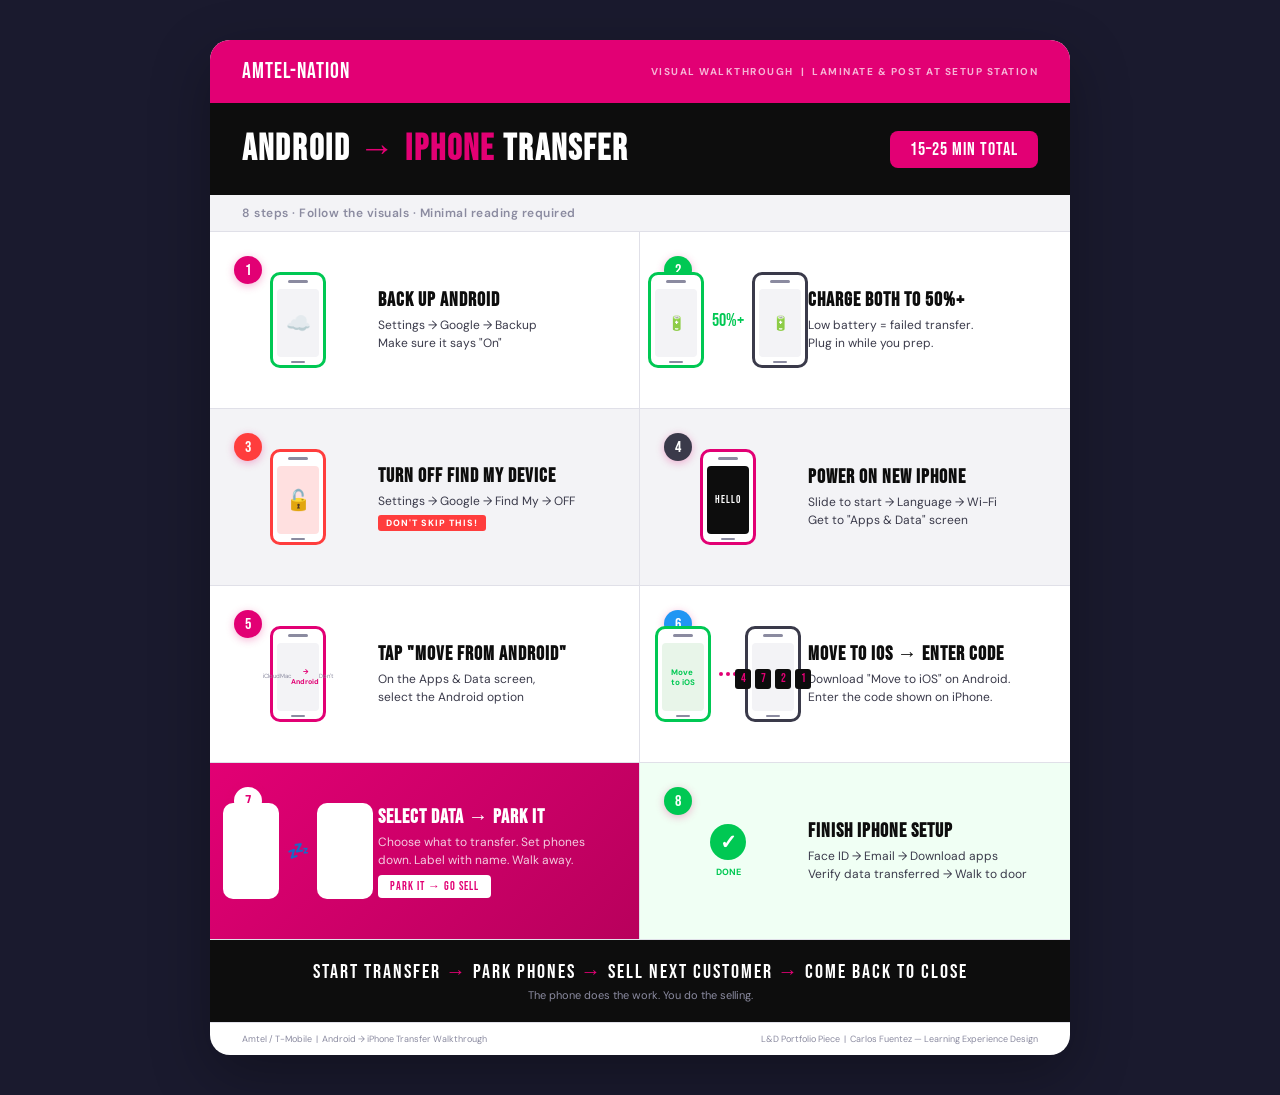
<file: amtel-android-to-iphone-walkthrough.html>
<!DOCTYPE html>
<html lang="en">
<head>
<meta charset="UTF-8">
<meta name="viewport" content="width=device-width, initial-scale=1.0">
<title>Android → iPhone Transfer — Visual Walkthrough</title>
<link href="https://fonts.googleapis.com/css2?family=Bebas+Neue&family=DM+Sans:wght@400;500;600;700&display=swap" rel="stylesheet">
<style>
  :root {
    --mag: #E20074;
    --mag-dark: #B8005C;
    --black: #0D0D0D;
    --dark: #1A1A2E;
    --white: #FFFFFF;
    --gray-100: #F3F3F6;
    --gray-200: #E0E0E8;
    --gray-400: #8B8BA0;
    --gray-700: #3A3A4A;
    --green: #00C853;
    --amber: #FFB300;
    --red: #FF3D3D;
    --blue: #2196F3;
  }

  * { margin: 0; padding: 0; box-sizing: border-box; }

  body {
    font-family: 'DM Sans', sans-serif;
    background: var(--dark);
    display: flex;
    justify-content: center;
    padding: 40px 20px;
  }

  .poster {
    width: 860px;
    background: var(--white);
    border-radius: 20px;
    overflow: hidden;
    box-shadow: 0 20px 60px rgba(0,0,0,0.3);
  }

  /* ── HEADER ── */
  .header {
    background: var(--mag);
    padding: 18px 32px;
    display: flex;
    justify-content: space-between;
    align-items: center;
  }

  .header-left {
    display: flex;
    align-items: center;
    gap: 12px;
  }

  .header-brand {
    font-family: 'Bebas Neue', sans-serif;
    font-size: 22px;
    color: var(--white);
    letter-spacing: 1px;
  }

  .header-right {
    font-size: 10px;
    font-weight: 700;
    letter-spacing: 1.5px;
    text-transform: uppercase;
    color: rgba(255,255,255,0.7);
    text-align: right;
  }

  /* ── TITLE BAR ── */
  .title-bar {
    background: var(--black);
    padding: 24px 32px;
    display: flex;
    justify-content: space-between;
    align-items: center;
  }

  .title-bar h1 {
    font-family: 'Bebas Neue', sans-serif;
    font-size: 36px;
    color: var(--white);
    letter-spacing: 2px;
  }

  .title-bar h1 span { color: var(--mag); }

  .title-bar .time-badge {
    background: var(--mag);
    color: white;
    font-family: 'Bebas Neue', sans-serif;
    font-size: 18px;
    letter-spacing: 1px;
    padding: 8px 20px;
    border-radius: 8px;
  }

  .subtitle {
    font-size: 12px;
    color: var(--gray-400);
    padding: 10px 32px;
    background: var(--gray-100);
    font-weight: 600;
    letter-spacing: 0.5px;
    border-bottom: 1px solid var(--gray-200);
  }

  /* ── STEPS GRID ── */
  .steps-grid {
    display: grid;
    grid-template-columns: 1fr 1fr;
    gap: 0;
    padding: 0;
  }

  .step {
    padding: 28px 28px;
    border-bottom: 1px solid var(--gray-200);
    display: flex;
    gap: 20px;
    align-items: center;
    position: relative;
  }

  .step:nth-child(odd) {
    border-right: 1px solid var(--gray-200);
  }

  /* Alternating subtle backgrounds */
  .step:nth-child(4n+3),
  .step:nth-child(4n+4) {
    background: var(--gray-100);
  }

  .step-visual {
    width: 120px;
    height: 120px;
    flex-shrink: 0;
    display: flex;
    align-items: center;
    justify-content: center;
    position: relative;
  }

  /* Flat art phone */
  .phone {
    width: 56px;
    height: 96px;
    border-radius: 10px;
    border: 3px solid var(--gray-700);
    background: var(--white);
    position: relative;
    display: flex;
    align-items: center;
    justify-content: center;
    flex-direction: column;
  }

  .phone.android { border-color: var(--green); }
  .phone.iphone { border-color: var(--gray-700); }
  .phone.mag-border { border-color: var(--mag); }

  .phone .screen {
    width: 42px;
    height: 68px;
    border-radius: 4px;
    background: var(--gray-100);
    display: flex;
    align-items: center;
    justify-content: center;
    font-size: 20px;
    margin-top: 6px;
  }

  .phone .home-btn {
    width: 14px;
    height: 2px;
    background: var(--gray-400);
    border-radius: 1px;
    margin-top: 4px;
  }

  .phone .notch {
    width: 20px;
    height: 3px;
    background: var(--gray-400);
    border-radius: 2px;
    margin-top: 2px;
  }

  .dual-phones {
    display: flex;
    gap: 8px;
    align-items: center;
  }

  .connector {
    display: flex;
    flex-direction: column;
    align-items: center;
    gap: 2px;
  }

  .connector .dots {
    display: flex;
    gap: 3px;
  }

  .connector .dot {
    width: 4px;
    height: 4px;
    background: var(--mag);
    border-radius: 50%;
    animation: pulse 1.5s infinite;
  }

  .connector .dot:nth-child(2) { animation-delay: 0.3s; }
  .connector .dot:nth-child(3) { animation-delay: 0.6s; }

  @keyframes pulse {
    0%, 100% { opacity: 0.3; }
    50% { opacity: 1; }
  }

  .step-badge {
    position: absolute;
    top: -4px;
    left: -4px;
    width: 28px;
    height: 28px;
    border-radius: 50%;
    background: var(--mag);
    color: white;
    font-family: 'Bebas Neue', sans-serif;
    font-size: 16px;
    display: flex;
    align-items: center;
    justify-content: center;
    box-shadow: 0 2px 8px rgba(226,0,116,0.3);
  }

  .step-text h3 {
    font-family: 'Bebas Neue', sans-serif;
    font-size: 20px;
    letter-spacing: 1px;
    color: var(--black);
    margin-bottom: 4px;
  }

  .step-text p {
    font-size: 12px;
    color: var(--gray-700);
    line-height: 1.5;
  }

  .step-text .warning {
    display: inline-block;
    background: var(--red);
    color: white;
    font-size: 9px;
    font-weight: 800;
    letter-spacing: 1px;
    padding: 2px 8px;
    border-radius: 3px;
    margin-top: 4px;
  }

  .step-text .park-badge {
    display: inline-block;
    background: var(--mag);
    color: white;
    font-family: 'Bebas Neue', sans-serif;
    font-size: 12px;
    letter-spacing: 1px;
    padding: 4px 12px;
    border-radius: 4px;
    margin-top: 6px;
  }

  /* Battery indicator */
  .battery {
    width: 22px;
    height: 12px;
    border: 2px solid var(--green);
    border-radius: 2px;
    position: relative;
    display: inline-block;
  }

  .battery::after {
    content: '';
    position: absolute;
    top: 2px; left: 2px;
    width: 14px; height: 6px;
    background: var(--green);
    border-radius: 1px;
  }

  .battery-tip {
    width: 3px; height: 6px;
    background: var(--green);
    border-radius: 0 2px 2px 0;
    display: inline-block;
    vertical-align: middle;
    margin-left: -1px;
  }

  /* Progress bar */
  .progress-bar {
    width: 44px;
    height: 6px;
    background: var(--gray-200);
    border-radius: 3px;
    overflow: hidden;
    margin-top: 4px;
  }

  .progress-fill {
    width: 65%;
    height: 100%;
    background: var(--mag);
    border-radius: 3px;
  }

  /* Check circle */
  .check-circle {
    width: 36px;
    height: 36px;
    border-radius: 50%;
    background: var(--green);
    color: white;
    font-size: 20px;
    display: flex;
    align-items: center;
    justify-content: center;
    font-weight: 700;
  }

  /* Code display */
  .code-display {
    display: flex;
    gap: 4px;
    margin-top: 4px;
  }

  .code-digit {
    width: 16px;
    height: 20px;
    background: var(--black);
    color: var(--mag);
    font-family: 'Bebas Neue', sans-serif;
    font-size: 12px;
    border-radius: 3px;
    display: flex;
    align-items: center;
    justify-content: center;
  }

  /* ── GOLDEN RULE ── */
  .golden-rule {
    background: var(--black);
    padding: 20px 32px;
    text-align: center;
  }

  .golden-rule p {
    font-family: 'Bebas Neue', sans-serif;
    font-size: 20px;
    letter-spacing: 2px;
    color: var(--white);
  }

  .golden-rule p span { color: var(--mag); }

  .golden-rule .sub {
    font-family: 'DM Sans', sans-serif;
    font-size: 11px;
    letter-spacing: 0;
    color: var(--gray-400);
    margin-top: 4px;
  }

  /* ── FOOTER ── */
  .footer {
    padding: 10px 32px;
    display: flex;
    justify-content: space-between;
    font-size: 9px;
    color: var(--gray-400);
    border-top: 1px solid var(--gray-200);
  }
</style>
</head>
<body>

<div class="poster">

  <div class="header">
    <div class="header-left">
      <div class="header-brand">AMTEL-NATION</div>
    </div>
    <div class="header-right">VISUAL WALKTHROUGH &nbsp;|&nbsp; LAMINATE &amp; POST AT SETUP STATION</div>
  </div>

  <div class="title-bar">
    <h1>ANDROID <span>→ iPHONE</span> TRANSFER</h1>
    <div class="time-badge">15–25 MIN TOTAL</div>
  </div>

  <div class="subtitle">8 steps · Follow the visuals · Minimal reading required</div>

  <div class="steps-grid">

    <!-- Step 1: Back Up -->
    <div class="step">
      <div class="step-visual">
        <div class="step-badge">1</div>
        <div class="phone android">
          <div class="notch"></div>
          <div class="screen">☁️</div>
          <div class="home-btn"></div>
        </div>
      </div>
      <div class="step-text">
        <h3>BACK UP ANDROID</h3>
        <p>Settings → Google → Backup<br>Make sure it says "On"</p>
      </div>
    </div>

    <!-- Step 2: Charge -->
    <div class="step">
      <div class="step-visual">
        <div class="step-badge" style="background:var(--green)">2</div>
        <div class="dual-phones">
          <div class="phone android">
            <div class="notch"></div>
            <div class="screen" style="font-size:14px">🔋</div>
            <div class="home-btn"></div>
          </div>
          <div style="text-align:center">
            <div style="font-family:'Bebas Neue';font-size:18px;color:var(--green)">50%+</div>
          </div>
          <div class="phone iphone">
            <div class="notch"></div>
            <div class="screen" style="font-size:14px">🔋</div>
            <div class="home-btn"></div>
          </div>
        </div>
      </div>
      <div class="step-text">
        <h3>CHARGE BOTH TO 50%+</h3>
        <p>Low battery = failed transfer.<br>Plug in while you prep.</p>
      </div>
    </div>

    <!-- Step 3: Disable Locks -->
    <div class="step">
      <div class="step-visual">
        <div class="step-badge" style="background:var(--red)">3</div>
        <div class="phone android" style="border-color:var(--red)">
          <div class="notch"></div>
          <div class="screen" style="background:#FFE0E0">🔓</div>
          <div class="home-btn"></div>
        </div>
      </div>
      <div class="step-text">
        <h3>TURN OFF FIND MY DEVICE</h3>
        <p>Settings → Google → Find My → OFF</p>
        <span class="warning">DON'T SKIP THIS!</span>
      </div>
    </div>

    <!-- Step 4: Power On iPhone -->
    <div class="step">
      <div class="step-visual">
        <div class="step-badge" style="background:var(--gray-700)">4</div>
        <div class="phone iphone mag-border">
          <div class="notch"></div>
          <div class="screen" style="background:var(--black);color:white;font-size:11px;font-family:'Bebas Neue';letter-spacing:1px">Hello</div>
          <div class="home-btn"></div>
        </div>
      </div>
      <div class="step-text">
        <h3>POWER ON NEW iPHONE</h3>
        <p>Slide to start → Language → Wi-Fi<br>Get to "Apps & Data" screen</p>
      </div>
    </div>

    <!-- Step 5: Tap Move from Android -->
    <div class="step">
      <div class="step-visual">
        <div class="step-badge">5</div>
        <div class="phone iphone mag-border">
          <div class="notch"></div>
          <div class="screen" style="font-size:8px;text-align:center;line-height:1.4;padding:4px;color:var(--gray-700)">
            <div style="color:var(--gray-400);font-size:6px">iCloud</div>
            <div style="color:var(--gray-400);font-size:6px">Mac</div>
            <div style="color:var(--mag);font-weight:700;font-size:7px">→ Android</div>
            <div style="color:var(--gray-400);font-size:6px">Don't</div>
          </div>
          <div class="home-btn"></div>
        </div>
      </div>
      <div class="step-text">
        <h3>TAP "MOVE FROM ANDROID"</h3>
        <p>On the Apps & Data screen,<br>select the Android option</p>
      </div>
    </div>

    <!-- Step 6: Enter Code -->
    <div class="step">
      <div class="step-visual">
        <div class="step-badge" style="background:var(--blue)">6</div>
        <div class="dual-phones">
          <div class="phone android">
            <div class="notch"></div>
            <div class="screen" style="background:#E8F5E9;font-size:8px;color:var(--green);font-weight:700">Move<br>to iOS</div>
            <div class="home-btn"></div>
          </div>
          <div class="connector">
            <div class="dots"><div class="dot"></div><div class="dot"></div><div class="dot"></div></div>
          </div>
          <div class="phone iphone">
            <div class="notch"></div>
            <div class="screen" style="flex-direction:column;gap:2px">
              <div class="code-display">
                <div class="code-digit">4</div>
                <div class="code-digit">7</div>
                <div class="code-digit">2</div>
                <div class="code-digit">1</div>
              </div>
            </div>
            <div class="home-btn"></div>
          </div>
        </div>
      </div>
      <div class="step-text">
        <h3>MOVE TO iOS → ENTER CODE</h3>
        <p>Download "Move to iOS" on Android.<br>Enter the code shown on iPhone.</p>
      </div>
    </div>

    <!-- Step 7: Park & Sell -->
    <div class="step" style="background:var(--mag);background:linear-gradient(135deg,#E20074,#B8005C)">
      <div class="step-visual">
        <div class="step-badge" style="background:var(--white);color:var(--mag)">7</div>
        <div class="dual-phones">
          <div class="phone" style="border-color:rgba(255,255,255,0.3)">
            <div class="notch" style="background:rgba(255,255,255,0.3)"></div>
            <div class="screen" style="background:rgba(255,255,255,0.1)">
              <div class="progress-bar" style="width:36px;background:rgba(255,255,255,0.2)">
                <div class="progress-fill" style="background:var(--white)"></div>
              </div>
            </div>
            <div class="home-btn" style="background:rgba(255,255,255,0.3)"></div>
          </div>
          <div style="text-align:center;color:white;font-size:18px">💤</div>
          <div class="phone" style="border-color:rgba(255,255,255,0.3)">
            <div class="notch" style="background:rgba(255,255,255,0.3)"></div>
            <div class="screen" style="background:rgba(255,255,255,0.1)">
              <div class="progress-bar" style="width:36px;background:rgba(255,255,255,0.2)">
                <div class="progress-fill" style="background:var(--white);width:45%"></div>
              </div>
            </div>
            <div class="home-btn" style="background:rgba(255,255,255,0.3)"></div>
          </div>
        </div>
      </div>
      <div class="step-text">
        <h3 style="color:white">SELECT DATA → PARK IT</h3>
        <p style="color:rgba(255,255,255,0.8)">Choose what to transfer. Set phones<br>down. Label with name. Walk away.</p>
        <span class="park-badge" style="background:white;color:var(--mag)">PARK IT → GO SELL</span>
      </div>
    </div>

    <!-- Step 8: Finish -->
    <div class="step" style="background:#F0FFF4">
      <div class="step-visual">
        <div class="step-badge" style="background:var(--green)">8</div>
        <div style="text-align:center">
          <div class="check-circle">✓</div>
          <div style="margin-top:6px;font-size:9px;color:var(--green);font-weight:700">DONE</div>
        </div>
      </div>
      <div class="step-text">
        <h3>FINISH iPHONE SETUP</h3>
        <p>Face ID → Email → Download apps<br>Verify data transferred → Walk to door</p>
      </div>
    </div>

  </div>

  <div class="golden-rule">
    <p>START TRANSFER <span>→</span> PARK PHONES <span>→</span> SELL NEXT CUSTOMER <span>→</span> COME BACK TO CLOSE</p>
    <p class="sub">The phone does the work. You do the selling.</p>
  </div>

  <div class="footer">
    <span>Amtel / T-Mobile &nbsp;|&nbsp; Android → iPhone Transfer Walkthrough</span>
    <span>L&D Portfolio Piece &nbsp;|&nbsp; Carlos Fuentez — Learning Experience Design</span>
  </div>

</div>

</body>
</html>
</file>
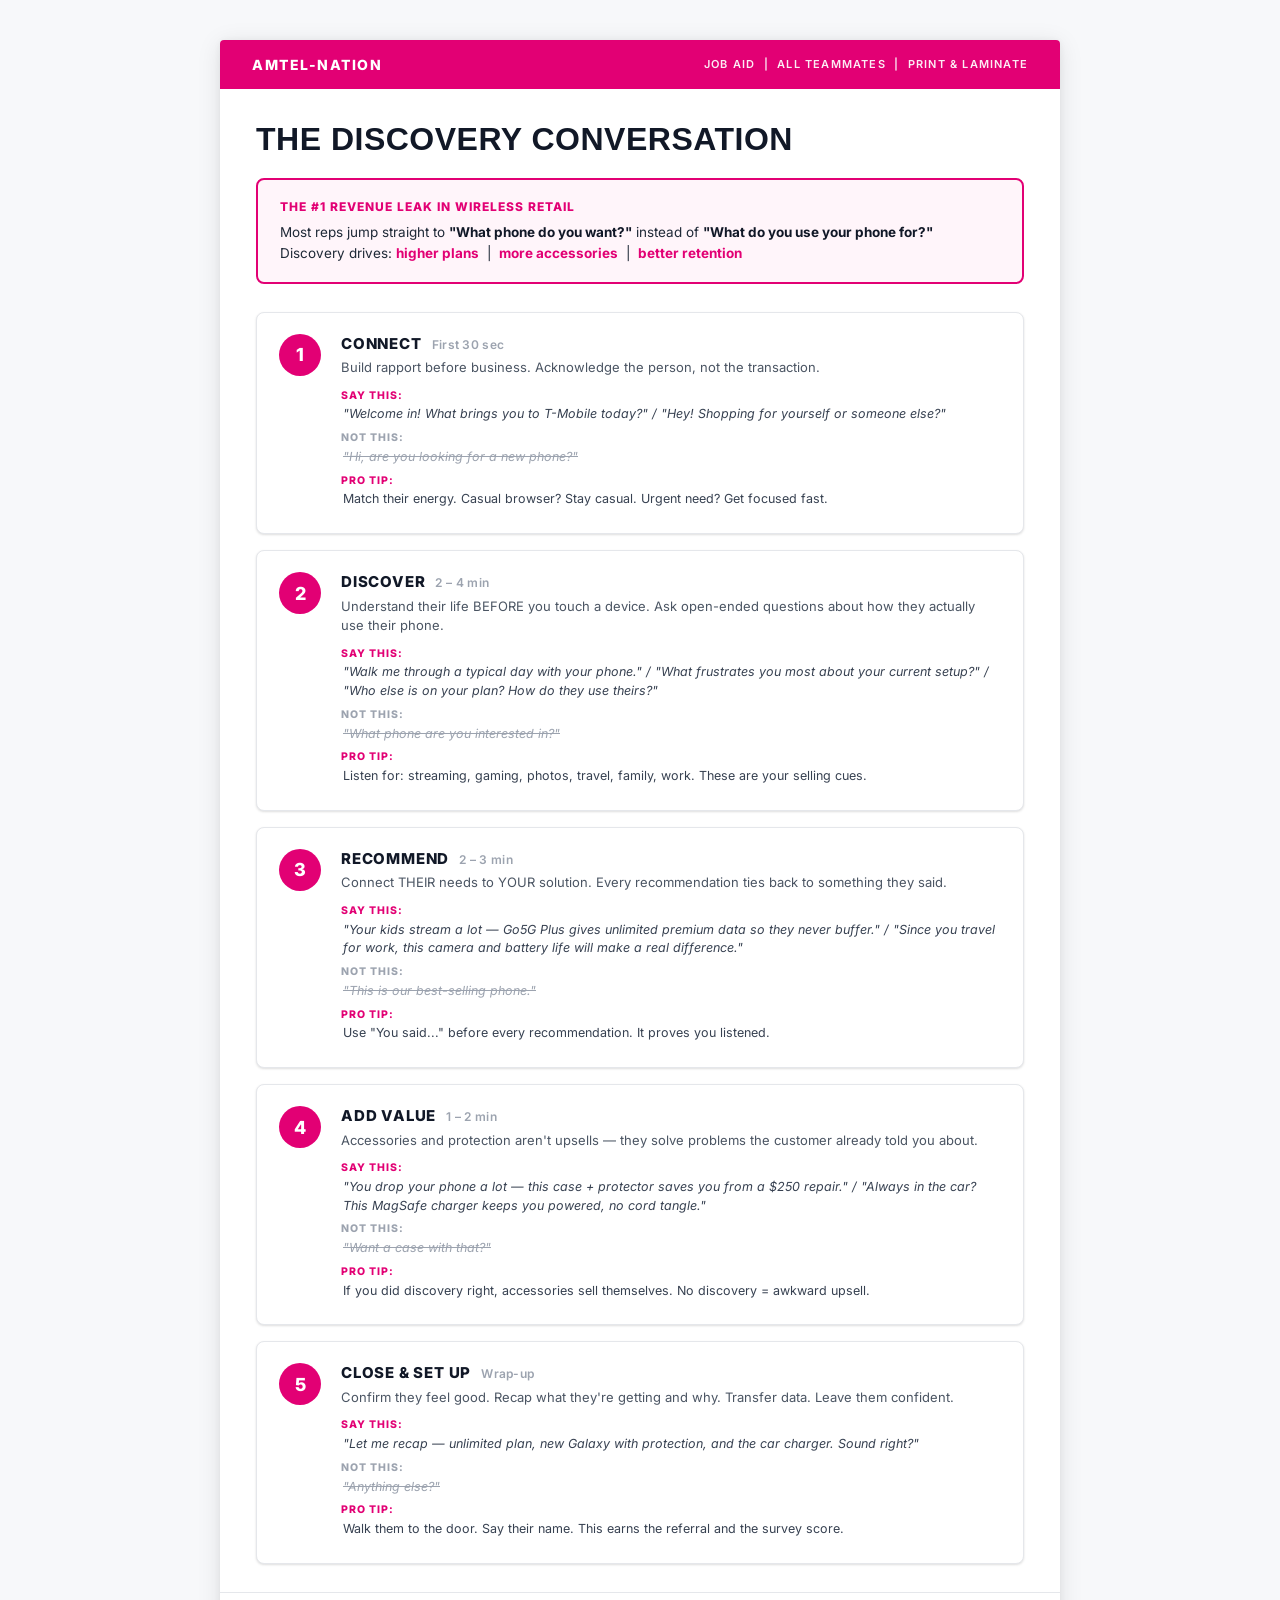
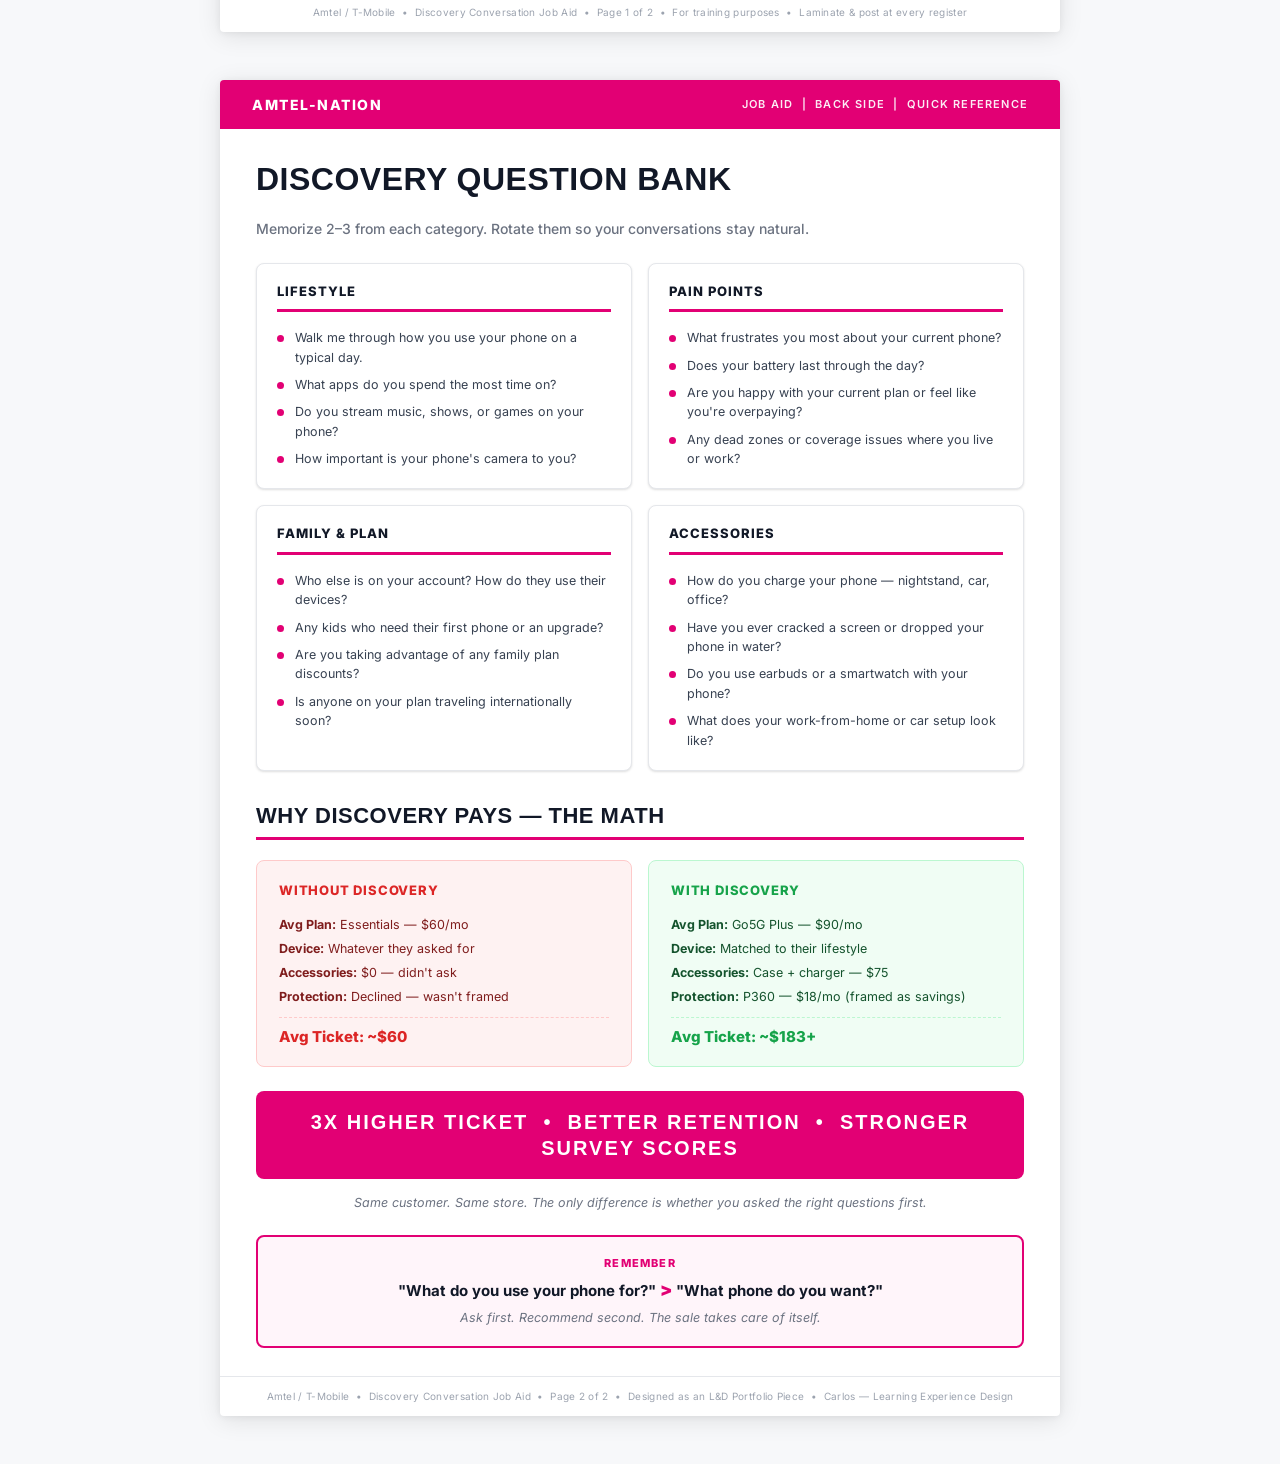
<file: amtel-discovery-jobaid.html>
<!DOCTYPE html>
<html lang="en">
<head>
  <meta charset="UTF-8">
  <meta name="viewport" content="width=device-width, initial-scale=1.0">
  <title>Discovery Conversation Job Aid — Amtel/T-Mobile</title>
  <link rel="preconnect" href="https://fonts.googleapis.com">
  <link rel="preconnect" href="https://fonts.gstatic.com" crossorigin>
  <link href="https://fonts.googleapis.com/css2?family=Inter:wght@400;500;600;700;800;900&display=swap" rel="stylesheet">
  <style>
    :root {
      --tmobile-magenta: #E20074;
      --tmobile-magenta-dark: #B8005C;
      --tmobile-black: #111827;
      --tmobile-white: #FFFFFF;
      --tmobile-gray: #F7F8FA;
      --shadow-card: 0 1px 3px rgba(0,0,0,0.08), 0 1px 2px rgba(0,0,0,0.06);
      --shadow-page: 0 4px 24px rgba(0,0,0,0.10), 0 1px 6px rgba(0,0,0,0.06);
      --radius: 8px;
    }

    *, *::before, *::after {
      box-sizing: border-box;
      margin: 0;
      padding: 0;
    }

    body {
      font-family: 'Inter', -apple-system, BlinkMacSystemFont, 'Segoe UI', Roboto, sans-serif;
      background: var(--tmobile-gray);
      color: var(--tmobile-black);
      line-height: 1.5;
      -webkit-font-smoothing: antialiased;
      -moz-osx-font-smoothing: grayscale;
    }

    .page-wrapper {
      max-width: 880px;
      margin: 40px auto;
      padding: 0 20px;
    }

    /* ── Page (paper) ────────────────────────────── */
    .page {
      background: var(--tmobile-white);
      border-radius: 4px;
      box-shadow: var(--shadow-page);
      margin-bottom: 48px;
      overflow: hidden;
      position: relative;
    }

    /* ── Header bar ──────────────────────────────── */
    .page-header {
      background: var(--tmobile-magenta);
      color: var(--tmobile-white);
      padding: 14px 32px;
      display: flex;
      justify-content: space-between;
      align-items: center;
      flex-wrap: wrap;
      gap: 8px;
    }
    .page-header .brand {
      font-weight: 800;
      font-size: 14px;
      letter-spacing: 1.5px;
      text-transform: uppercase;
    }
    .page-header .meta {
      font-size: 11px;
      font-weight: 600;
      letter-spacing: 1.2px;
      text-transform: uppercase;
      opacity: 0.92;
    }

    /* ── Page body ───────────────────────────────── */
    .page-body {
      padding: 32px 36px 28px;
    }

    /* ── Title ────────────────────────────────────── */
    .page-title {
      font-family: Impact, 'Arial Narrow', 'Helvetica Neue', Helvetica, sans-serif;
      font-weight: 900;
      font-size: 32px;
      letter-spacing: 0.5px;
      text-transform: uppercase;
      color: var(--tmobile-black);
      margin-bottom: 20px;
      line-height: 1.15;
    }

    /* ── Callout box ─────────────────────────────── */
    .callout {
      border: 2.5px solid var(--tmobile-magenta);
      border-radius: var(--radius);
      padding: 18px 22px;
      margin-bottom: 28px;
      background: #FFF5FA;
    }
    .callout-label {
      font-weight: 800;
      font-size: 12px;
      text-transform: uppercase;
      letter-spacing: 1px;
      color: var(--tmobile-magenta);
      margin-bottom: 6px;
    }
    .callout p {
      font-size: 13.5px;
      line-height: 1.55;
      color: #1f2937;
    }
    .callout strong {
      color: var(--tmobile-black);
    }
    .callout .highlight-list {
      display: inline;
      font-weight: 700;
      color: var(--tmobile-magenta);
    }

    /* ── Step cards ───────────────────────────────── */
    .step-card {
      background: var(--tmobile-white);
      border: 1px solid #E5E7EB;
      border-radius: var(--radius);
      padding: 20px 22px 18px;
      margin-bottom: 16px;
      box-shadow: var(--shadow-card);
      position: relative;
      display: grid;
      grid-template-columns: 46px 1fr;
      gap: 0 16px;
    }
    .step-card:last-child {
      margin-bottom: 0;
    }

    .step-number {
      grid-row: 1 / 5;
      width: 42px;
      height: 42px;
      background: var(--tmobile-magenta);
      color: var(--tmobile-white);
      border-radius: 50%;
      display: flex;
      align-items: center;
      justify-content: center;
      font-weight: 800;
      font-size: 18px;
      flex-shrink: 0;
      margin-top: 1px;
    }

    .step-header {
      display: flex;
      align-items: baseline;
      gap: 10px;
      margin-bottom: 3px;
      flex-wrap: wrap;
    }
    .step-name {
      font-weight: 800;
      font-size: 15px;
      text-transform: uppercase;
      letter-spacing: 0.8px;
      color: var(--tmobile-black);
    }
    .step-timing {
      font-size: 12px;
      font-weight: 600;
      color: #9CA3AF;
      letter-spacing: 0.3px;
    }
    .step-desc {
      font-size: 13px;
      color: #4B5563;
      margin-bottom: 10px;
      line-height: 1.5;
    }

    .script-section {
      margin-bottom: 6px;
    }
    .script-label {
      font-size: 10.5px;
      font-weight: 800;
      text-transform: uppercase;
      letter-spacing: 1px;
      margin-bottom: 2px;
    }
    .script-label.say { color: var(--tmobile-magenta); }
    .script-label.not { color: #9CA3AF; }
    .script-label.tip { color: var(--tmobile-magenta); }

    .script-text {
      font-size: 12.5px;
      font-style: italic;
      color: #374151;
      line-height: 1.5;
      padding-left: 2px;
    }
    .script-text.strikethrough {
      text-decoration: line-through;
      color: #9CA3AF;
    }

    .pro-tip {
      font-size: 12.5px;
      color: #374151;
      line-height: 1.5;
      padding-left: 2px;
    }

    /* ── Footer ───────────────────────────────────── */
    .page-footer {
      padding: 12px 36px;
      border-top: 1px solid #E5E7EB;
      font-size: 10px;
      color: #9CA3AF;
      text-align: center;
      letter-spacing: 0.3px;
      line-height: 1.5;
    }

    /* ══════════════════════════════════════════════
       PAGE 2 STYLES
       ══════════════════════════════════════════════ */

    .page-subtitle {
      font-size: 14px;
      color: #6B7280;
      margin-bottom: 24px;
      font-weight: 500;
      line-height: 1.5;
    }

    /* Question bank grid */
    .question-grid {
      display: grid;
      grid-template-columns: 1fr 1fr;
      gap: 16px;
      margin-bottom: 32px;
    }

    .question-card {
      border: 1px solid #E5E7EB;
      border-radius: var(--radius);
      padding: 18px 20px 16px;
      box-shadow: var(--shadow-card);
      background: var(--tmobile-white);
    }
    .question-card-title {
      font-weight: 800;
      font-size: 13px;
      text-transform: uppercase;
      letter-spacing: 1px;
      color: var(--tmobile-black);
      padding-bottom: 8px;
      margin-bottom: 12px;
      border-bottom: 3px solid var(--tmobile-magenta);
    }
    .question-card ul {
      list-style: none;
      padding: 0;
    }
    .question-card li {
      font-size: 12.5px;
      color: #374151;
      line-height: 1.55;
      padding: 4px 0 4px 18px;
      position: relative;
    }
    .question-card li::before {
      content: '';
      position: absolute;
      left: 0;
      top: 11px;
      width: 7px;
      height: 7px;
      background: var(--tmobile-magenta);
      border-radius: 50%;
    }

    /* ── The Math section ─────────────────────────── */
    .section-title {
      font-family: Impact, 'Arial Narrow', 'Helvetica Neue', Helvetica, sans-serif;
      font-weight: 900;
      font-size: 22px;
      text-transform: uppercase;
      letter-spacing: 0.5px;
      color: var(--tmobile-black);
      padding-bottom: 8px;
      margin-bottom: 20px;
      border-bottom: 3px solid var(--tmobile-magenta);
      line-height: 1.2;
    }

    .comparison-grid {
      display: grid;
      grid-template-columns: 1fr 1fr;
      gap: 16px;
      margin-bottom: 24px;
    }

    .comparison-card {
      border-radius: var(--radius);
      padding: 20px 22px 18px;
      border: 1px solid;
    }
    .comparison-card.fail {
      background: #FEF2F2;
      border-color: #FECACA;
    }
    .comparison-card.success {
      background: #F0FDF4;
      border-color: #BBF7D0;
    }
    .comparison-card-title {
      font-weight: 800;
      font-size: 13px;
      text-transform: uppercase;
      letter-spacing: 0.8px;
      margin-bottom: 12px;
    }
    .comparison-card.fail .comparison-card-title {
      color: #DC2626;
    }
    .comparison-card.success .comparison-card-title {
      color: #16A34A;
    }
    .comparison-card ul {
      list-style: none;
      padding: 0;
    }
    .comparison-card li {
      font-size: 12.5px;
      color: #374151;
      line-height: 1.6;
      padding: 2px 0;
    }
    .comparison-card li strong {
      font-weight: 700;
    }
    .comparison-card.fail li {
      color: #7F1D1D;
    }
    .comparison-card.success li {
      color: #14532D;
    }
    .ticket-highlight {
      font-weight: 800;
      font-size: 15px;
      margin-top: 8px;
      padding-top: 8px;
      border-top: 1px dashed;
    }
    .comparison-card.fail .ticket-highlight {
      color: #DC2626;
      border-color: #FECACA;
    }
    .comparison-card.success .ticket-highlight {
      color: #16A34A;
      border-color: #BBF7D0;
    }

    /* ── Big banner ───────────────────────────────── */
    .big-banner {
      background: var(--tmobile-magenta);
      color: var(--tmobile-white);
      text-align: center;
      padding: 18px 24px;
      border-radius: var(--radius);
      margin-bottom: 14px;
    }
    .big-banner .headline {
      font-family: Impact, 'Arial Narrow', 'Helvetica Neue', Helvetica, sans-serif;
      font-weight: 900;
      font-size: 20px;
      text-transform: uppercase;
      letter-spacing: 2px;
      line-height: 1.3;
    }
    .banner-subtext {
      font-size: 12.5px;
      color: #6B7280;
      text-align: center;
      margin-bottom: 22px;
      font-style: italic;
      line-height: 1.55;
    }

    /* ── Bottom callout ───────────────────────────── */
    .bottom-callout {
      background: #FFF5FA;
      border: 2.5px solid var(--tmobile-magenta);
      border-radius: var(--radius);
      padding: 18px 22px;
      text-align: center;
    }
    .bottom-callout .label {
      font-weight: 800;
      font-size: 11px;
      text-transform: uppercase;
      letter-spacing: 1.2px;
      color: var(--tmobile-magenta);
      margin-bottom: 6px;
    }
    .bottom-callout .main-quote {
      font-size: 15px;
      font-weight: 700;
      color: var(--tmobile-black);
      margin-bottom: 6px;
      line-height: 1.45;
    }
    .bottom-callout .main-quote .gt {
      color: var(--tmobile-magenta);
      font-size: 18px;
      font-weight: 900;
    }
    .bottom-callout .tagline {
      font-size: 12.5px;
      color: #6B7280;
      font-style: italic;
    }

    /* ── Print helpers ────────────────────────────── */
    @media print {
      body { background: white; }
      .page-wrapper { padding: 0; margin: 0; }
      .page {
        box-shadow: none;
        page-break-after: always;
        margin-bottom: 0;
        border: 1px solid #E5E7EB;
      }
    }
  </style>
</head>
<body>

<div class="page-wrapper">

  <!-- ═══════════════════════════════════════════════
       PAGE 1 — THE DISCOVERY CONVERSATION
       ═══════════════════════════════════════════════ -->
  <div class="page">
    <div class="page-header">
      <span class="brand">Amtel-Nation</span>
      <span class="meta">Job Aid &nbsp;|&nbsp; All Teammates &nbsp;|&nbsp; Print &amp; Laminate</span>
    </div>

    <div class="page-body">
      <h1 class="page-title">The Discovery Conversation</h1>

      <div class="callout">
        <div class="callout-label">The #1 Revenue Leak in Wireless Retail</div>
        <p>
          Most reps jump straight to <strong>"What phone do you want?"</strong> instead of
          <strong>"What do you use your phone for?"</strong> Discovery drives:
          <span class="highlight-list">higher plans</span> &nbsp;|&nbsp;
          <span class="highlight-list">more accessories</span> &nbsp;|&nbsp;
          <span class="highlight-list">better retention</span>
        </p>
      </div>

      <!-- STEP 1 -->
      <div class="step-card">
        <div class="step-number">1</div>
        <div class="step-header">
          <span class="step-name">Connect</span>
          <span class="step-timing">First 30 sec</span>
        </div>
        <div class="step-desc">Build rapport before business. Acknowledge the person, not the transaction.</div>
        <div>
          <div class="script-section">
            <div class="script-label say">Say This:</div>
            <div class="script-text">"Welcome in! What brings you to T-Mobile today?" / "Hey! Shopping for yourself or someone else?"</div>
          </div>
          <div class="script-section">
            <div class="script-label not">Not This:</div>
            <div class="script-text strikethrough">"Hi, are you looking for a new phone?"</div>
          </div>
          <div class="script-section">
            <div class="script-label tip">Pro Tip:</div>
            <div class="pro-tip">Match their energy. Casual browser? Stay casual. Urgent need? Get focused fast.</div>
          </div>
        </div>
      </div>

      <!-- STEP 2 -->
      <div class="step-card">
        <div class="step-number">2</div>
        <div class="step-header">
          <span class="step-name">Discover</span>
          <span class="step-timing">2 &ndash; 4 min</span>
        </div>
        <div class="step-desc">Understand their life BEFORE you touch a device. Ask open-ended questions about how they actually use their phone.</div>
        <div>
          <div class="script-section">
            <div class="script-label say">Say This:</div>
            <div class="script-text">"Walk me through a typical day with your phone." / "What frustrates you most about your current setup?" / "Who else is on your plan? How do they use theirs?"</div>
          </div>
          <div class="script-section">
            <div class="script-label not">Not This:</div>
            <div class="script-text strikethrough">"What phone are you interested in?"</div>
          </div>
          <div class="script-section">
            <div class="script-label tip">Pro Tip:</div>
            <div class="pro-tip">Listen for: streaming, gaming, photos, travel, family, work. These are your selling cues.</div>
          </div>
        </div>
      </div>

      <!-- STEP 3 -->
      <div class="step-card">
        <div class="step-number">3</div>
        <div class="step-header">
          <span class="step-name">Recommend</span>
          <span class="step-timing">2 &ndash; 3 min</span>
        </div>
        <div class="step-desc">Connect THEIR needs to YOUR solution. Every recommendation ties back to something they said.</div>
        <div>
          <div class="script-section">
            <div class="script-label say">Say This:</div>
            <div class="script-text">"Your kids stream a lot &mdash; Go5G Plus gives unlimited premium data so they never buffer." / "Since you travel for work, this camera and battery life will make a real difference."</div>
          </div>
          <div class="script-section">
            <div class="script-label not">Not This:</div>
            <div class="script-text strikethrough">"This is our best-selling phone."</div>
          </div>
          <div class="script-section">
            <div class="script-label tip">Pro Tip:</div>
            <div class="pro-tip">Use "You said..." before every recommendation. It proves you listened.</div>
          </div>
        </div>
      </div>

      <!-- STEP 4 -->
      <div class="step-card">
        <div class="step-number">4</div>
        <div class="step-header">
          <span class="step-name">Add Value</span>
          <span class="step-timing">1 &ndash; 2 min</span>
        </div>
        <div class="step-desc">Accessories and protection aren't upsells &mdash; they solve problems the customer already told you about.</div>
        <div>
          <div class="script-section">
            <div class="script-label say">Say This:</div>
            <div class="script-text">"You drop your phone a lot &mdash; this case + protector saves you from a $250 repair." / "Always in the car? This MagSafe charger keeps you powered, no cord tangle."</div>
          </div>
          <div class="script-section">
            <div class="script-label not">Not This:</div>
            <div class="script-text strikethrough">"Want a case with that?"</div>
          </div>
          <div class="script-section">
            <div class="script-label tip">Pro Tip:</div>
            <div class="pro-tip">If you did discovery right, accessories sell themselves. No discovery = awkward upsell.</div>
          </div>
        </div>
      </div>

      <!-- STEP 5 -->
      <div class="step-card">
        <div class="step-number">5</div>
        <div class="step-header">
          <span class="step-name">Close &amp; Set Up</span>
          <span class="step-timing">Wrap-up</span>
        </div>
        <div class="step-desc">Confirm they feel good. Recap what they're getting and why. Transfer data. Leave them confident.</div>
        <div>
          <div class="script-section">
            <div class="script-label say">Say This:</div>
            <div class="script-text">"Let me recap &mdash; unlimited plan, new Galaxy with protection, and the car charger. Sound right?"</div>
          </div>
          <div class="script-section">
            <div class="script-label not">Not This:</div>
            <div class="script-text strikethrough">"Anything else?"</div>
          </div>
          <div class="script-section">
            <div class="script-label tip">Pro Tip:</div>
            <div class="pro-tip">Walk them to the door. Say their name. This earns the referral and the survey score.</div>
          </div>
        </div>
      </div>
    </div>

    <div class="page-footer">
      Amtel / T-Mobile &nbsp;&bull;&nbsp; Discovery Conversation Job Aid &nbsp;&bull;&nbsp; Page 1 of 2 &nbsp;&bull;&nbsp; For training purposes &nbsp;&bull;&nbsp; Laminate &amp; post at every register
    </div>
  </div>


  <!-- ═══════════════════════════════════════════════
       PAGE 2 — DISCOVERY QUESTION BANK & THE MATH
       ═══════════════════════════════════════════════ -->
  <div class="page">
    <div class="page-header">
      <span class="brand">Amtel-Nation</span>
      <span class="meta">Job Aid &nbsp;|&nbsp; Back Side &nbsp;|&nbsp; Quick Reference</span>
    </div>

    <div class="page-body">
      <h1 class="page-title">Discovery Question Bank</h1>
      <p class="page-subtitle">Memorize 2&ndash;3 from each category. Rotate them so your conversations stay natural.</p>

      <!-- Question grid -->
      <div class="question-grid">
        <!-- LIFESTYLE -->
        <div class="question-card">
          <div class="question-card-title">Lifestyle</div>
          <ul>
            <li>Walk me through how you use your phone on a typical day.</li>
            <li>What apps do you spend the most time on?</li>
            <li>Do you stream music, shows, or games on your phone?</li>
            <li>How important is your phone's camera to you?</li>
          </ul>
        </div>
        <!-- PAIN POINTS -->
        <div class="question-card">
          <div class="question-card-title">Pain Points</div>
          <ul>
            <li>What frustrates you most about your current phone?</li>
            <li>Does your battery last through the day?</li>
            <li>Are you happy with your current plan or feel like you're overpaying?</li>
            <li>Any dead zones or coverage issues where you live or work?</li>
          </ul>
        </div>
        <!-- FAMILY & PLAN -->
        <div class="question-card">
          <div class="question-card-title">Family &amp; Plan</div>
          <ul>
            <li>Who else is on your account? How do they use their devices?</li>
            <li>Any kids who need their first phone or an upgrade?</li>
            <li>Are you taking advantage of any family plan discounts?</li>
            <li>Is anyone on your plan traveling internationally soon?</li>
          </ul>
        </div>
        <!-- ACCESSORIES -->
        <div class="question-card">
          <div class="question-card-title">Accessories</div>
          <ul>
            <li>How do you charge your phone &mdash; nightstand, car, office?</li>
            <li>Have you ever cracked a screen or dropped your phone in water?</li>
            <li>Do you use earbuds or a smartwatch with your phone?</li>
            <li>What does your work-from-home or car setup look like?</li>
          </ul>
        </div>
      </div>

      <!-- THE MATH -->
      <div class="section-title">Why Discovery Pays &mdash; The Math</div>

      <div class="comparison-grid">
        <!-- WITHOUT -->
        <div class="comparison-card fail">
          <div class="comparison-card-title">Without Discovery</div>
          <ul>
            <li><strong>Avg Plan:</strong> Essentials &mdash; $60/mo</li>
            <li><strong>Device:</strong> Whatever they asked for</li>
            <li><strong>Accessories:</strong> $0 &mdash; didn't ask</li>
            <li><strong>Protection:</strong> Declined &mdash; wasn't framed</li>
          </ul>
          <div class="ticket-highlight">Avg Ticket: ~$60</div>
        </div>
        <!-- WITH -->
        <div class="comparison-card success">
          <div class="comparison-card-title">With Discovery</div>
          <ul>
            <li><strong>Avg Plan:</strong> Go5G Plus &mdash; $90/mo</li>
            <li><strong>Device:</strong> Matched to their lifestyle</li>
            <li><strong>Accessories:</strong> Case + charger &mdash; $75</li>
            <li><strong>Protection:</strong> P360 &mdash; $18/mo (framed as savings)</li>
          </ul>
          <div class="ticket-highlight">Avg Ticket: ~$183+</div>
        </div>
      </div>

      <!-- Big banner -->
      <div class="big-banner">
        <div class="headline">3x Higher Ticket &nbsp;&bull;&nbsp; Better Retention &nbsp;&bull;&nbsp; Stronger Survey Scores</div>
      </div>
      <p class="banner-subtext">Same customer. Same store. The only difference is whether you asked the right questions first.</p>

      <!-- Bottom callout -->
      <div class="bottom-callout">
        <div class="label">Remember</div>
        <div class="main-quote">
          "What do you use your phone for?" <span class="gt">&gt;</span> "What phone do you want?"
        </div>
        <div class="tagline">Ask first. Recommend second. The sale takes care of itself.</div>
      </div>
    </div>

    <div class="page-footer">
      Amtel / T-Mobile &nbsp;&bull;&nbsp; Discovery Conversation Job Aid &nbsp;&bull;&nbsp; Page 2 of 2 &nbsp;&bull;&nbsp; Designed as an L&amp;D Portfolio Piece &nbsp;&bull;&nbsp; Carlos &mdash; Learning Experience Design
    </div>
  </div>

</div>

</body>
</html>
</file>
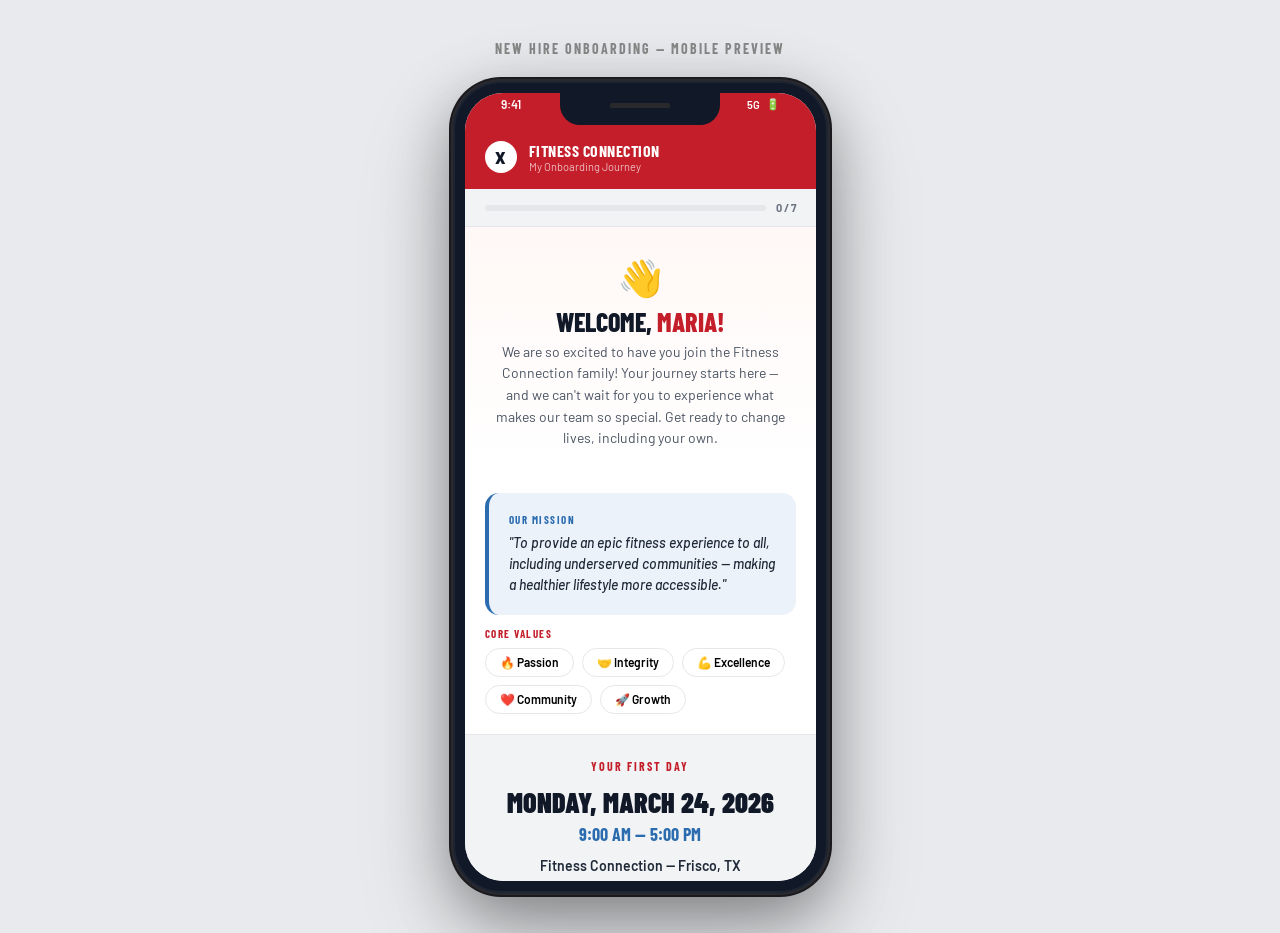
<file: fc-onboarding-phone.html>
<!DOCTYPE html>
<html lang="en">
<head>
<meta charset="UTF-8">
<meta name="viewport" content="width=device-width, initial-scale=1.0">
<title>Onboarding Journey — Fitness Connection</title>
<link href="https://fonts.googleapis.com/css2?family=Barlow:wght@300;400;500;600;700;800;900&family=Barlow+Condensed:ital,wght@0,400;0,500;0,600;0,700;0,800;0,900;1,400;1,500&display=swap" rel="stylesheet">
<style>
:root {
  --fc-red: #C41E2A;
  --fc-red-dark: #9B1821;
  --fc-blue: #2B6CB0;
  --fc-blue-dark: #1E4D80;
  --fc-blue-pale: #EBF2FA;
  --fc-yellow: #F4C542;
  --fc-green: #059669;
  --fc-green-light: #D1FAE5;
  --fc-white: #FFFFFF;
  --fc-offwhite: #F7F8FA;
  --fc-gray-100: #F1F3F5;
  --fc-gray-200: #E5E7EB;
  --fc-gray-300: #D1D5DB;
  --fc-gray-400: #9CA3AF;
  --fc-gray-500: #6B7280;
  --fc-gray-600: #4B5563;
  --fc-gray-800: #1F2937;
  --fc-black: #111827;
}

* { margin:0; padding:0; box-sizing:border-box; }

body {
  font-family: 'Barlow', sans-serif;
  background: #E8EAED;
  display: flex;
  align-items: center;
  justify-content: center;
  min-height: 100vh;
  padding: 40px 20px;
}

/* ═══════════════ PHONE FRAME ═══════════════ */
.phone-frame {
  width: 375px;
  height: 812px;
  background: var(--fc-black);
  border-radius: 48px;
  padding: 12px;
  box-shadow:
    0 0 0 2px #2A2A2E,
    0 0 0 4px #1A1A1E,
    0 20px 60px rgba(0,0,0,0.35),
    0 40px 100px rgba(0,0,0,0.2),
    inset 0 0 0 2px rgba(255,255,255,0.05);
  position: relative;
  flex-shrink: 0;
}

/* Notch */
.phone-notch {
  position: absolute;
  top: 12px;
  left: 50%;
  transform: translateX(-50%);
  width: 160px;
  height: 32px;
  background: var(--fc-black);
  border-radius: 0 0 20px 20px;
  z-index: 20;
}

.phone-notch::after {
  content: '';
  position: absolute;
  top: 10px;
  left: 50%;
  transform: translateX(-50%);
  width: 60px;
  height: 5px;
  background: #2A2A2E;
  border-radius: 10px;
}

/* Status bar */
.phone-status {
  position: absolute;
  top: 16px;
  left: 40px;
  right: 40px;
  display: flex;
  justify-content: space-between;
  align-items: center;
  z-index: 15;
  font-size: 12px;
  font-weight: 600;
  color: var(--fc-white);
  padding: 0 8px;
}

.phone-status-right {
  display: flex;
  align-items: center;
  gap: 6px;
  font-size: 11px;
}

/* Screen */
.phone-screen {
  width: 100%;
  height: 100%;
  background: var(--fc-white);
  border-radius: 38px;
  overflow: hidden;
  position: relative;
}

/* Scrollable content */
.phone-content {
  width: 100%;
  height: 100%;
  overflow-y: auto;
  overflow-x: hidden;
  -webkit-overflow-scrolling: touch;
  scroll-behavior: smooth;
}

.phone-content::-webkit-scrollbar { width: 0; }

/* ═══════════════ APP HEADER (fixed look) ═══════════════ */
.app-header {
  position: sticky;
  top: 0;
  z-index: 10;
  background: var(--fc-red);
  padding: 48px 20px 16px;
  display: flex;
  align-items: center;
  gap: 12px;
}

.app-header-logo {
  width: 32px;
  height: 32px;
  background: var(--fc-white);
  border-radius: 50%;
  display: flex;
  align-items: center;
  justify-content: center;
  font-weight: 900;
  font-size: 16px;
  color: var(--fc-black);
  flex-shrink: 0;
}

.app-header-text {
  font-family: 'Barlow Condensed', sans-serif;
  font-size: 16px;
  font-weight: 700;
  color: var(--fc-white);
  text-transform: uppercase;
  letter-spacing: 0.5px;
}

.app-header-sub {
  font-size: 11px;
  font-weight: 400;
  color: rgba(255,255,255,0.7);
  text-transform: none;
  letter-spacing: 0;
}

/* ═══════════════ PROGRESS BAR ═══════════════ */
.onboard-progress {
  background: var(--fc-gray-100);
  padding: 12px 20px;
  display: flex;
  align-items: center;
  gap: 10px;
  border-bottom: 1px solid var(--fc-gray-200);
}

.onboard-progress-bar {
  flex: 1;
  height: 6px;
  background: var(--fc-gray-200);
  border-radius: 3px;
  overflow: hidden;
}

.onboard-progress-fill {
  height: 100%;
  width: 0%;
  background: linear-gradient(90deg, var(--fc-red), var(--fc-blue));
  border-radius: 3px;
  transition: width 0.5s ease;
}

.onboard-progress-text {
  font-size: 11px;
  font-weight: 700;
  color: var(--fc-gray-500);
  white-space: nowrap;
}

/* ═══════════════ WELCOME SECTION ═══════════════ */
.welcome-section {
  padding: 28px 20px 24px;
  text-align: center;
  background: linear-gradient(180deg, #FFF8F6 0%, var(--fc-white) 100%);
}

.welcome-wave { font-size: 36px; margin-bottom: 8px; }

.welcome-name {
  font-family: 'Barlow Condensed', sans-serif;
  font-size: 26px;
  font-weight: 800;
  color: var(--fc-black);
  text-transform: uppercase;
  line-height: 1.1;
  margin-bottom: 4px;
}

.welcome-name .red { color: var(--fc-red); }

.welcome-msg {
  font-size: 14px;
  font-weight: 400;
  color: var(--fc-gray-600);
  line-height: 1.55;
  padding: 0 8px;
}

/* ═══════════════ MISSION / VALUES ═══════════════ */
.mission-section {
  padding: 20px;
}

.mission-card {
  background: var(--fc-blue-pale);
  border-radius: 14px;
  padding: 20px;
  border-left: 4px solid var(--fc-blue);
  margin-bottom: 12px;
}

.mission-label {
  font-family: 'Barlow Condensed', sans-serif;
  font-size: 11px;
  font-weight: 700;
  letter-spacing: 1.5px;
  text-transform: uppercase;
  color: var(--fc-blue);
  margin-bottom: 6px;
}

.mission-text {
  font-size: 14px;
  font-weight: 500;
  color: var(--fc-gray-800);
  line-height: 1.5;
  font-style: italic;
}

.values-row {
  display: flex;
  flex-wrap: wrap;
  gap: 8px;
}

.value-chip {
  padding: 6px 14px;
  background: var(--fc-white);
  border: 1.5px solid var(--fc-gray-200);
  border-radius: 100px;
  font-size: 12px;
  font-weight: 600;
  color: var(--fc-gray-700);
}

/* ═══════════════ START DETAILS ═══════════════ */
.start-details {
  padding: 24px 20px;
  text-align: center;
  background: var(--fc-gray-100);
  border-top: 1px solid var(--fc-gray-200);
  border-bottom: 1px solid var(--fc-gray-200);
}

.start-label {
  font-family: 'Barlow Condensed', sans-serif;
  font-size: 12px;
  font-weight: 700;
  letter-spacing: 2px;
  text-transform: uppercase;
  color: var(--fc-red);
  margin-bottom: 12px;
}

.start-date {
  font-family: 'Barlow Condensed', sans-serif;
  font-size: 28px;
  font-weight: 900;
  color: var(--fc-black);
  text-transform: uppercase;
  margin-bottom: 4px;
}

.start-time {
  font-family: 'Barlow Condensed', sans-serif;
  font-size: 18px;
  font-weight: 700;
  color: var(--fc-blue);
  margin-bottom: 12px;
}

.start-location {
  font-size: 14px;
  font-weight: 600;
  color: var(--fc-gray-800);
  margin-bottom: 4px;
}

.start-contact {
  font-size: 13px;
  color: var(--fc-gray-500);
}

/* ═══════════════ JOURNEY TRACKER ═══════════════ */
.journey-section {
  padding: 24px 20px 20px;
}

.journey-title {
  font-family: 'Barlow Condensed', sans-serif;
  font-size: 18px;
  font-weight: 800;
  text-transform: uppercase;
  color: var(--fc-black);
  margin-bottom: 20px;
  letter-spacing: 0.5px;
}

.journey-timeline {
  position: relative;
  padding-left: 36px;
}

/* Vertical line */
.journey-timeline::before {
  content: '';
  position: absolute;
  left: 13px;
  top: 8px;
  bottom: 8px;
  width: 2px;
  background: var(--fc-gray-200);
}

.journey-checkpoint {
  position: relative;
  margin-bottom: 4px;
}

/* Dot */
.checkpoint-dot {
  position: absolute;
  left: -36px;
  top: 18px;
  width: 28px;
  height: 28px;
  border-radius: 50%;
  background: var(--fc-white);
  border: 3px solid var(--fc-gray-300);
  display: flex;
  align-items: center;
  justify-content: center;
  z-index: 2;
  transition: all 0.3s;
  cursor: pointer;
}

.checkpoint-dot::after {
  content: '';
  width: 0;
  height: 0;
  border-radius: 50%;
  background: var(--fc-green);
  transition: all 0.3s;
}

.journey-checkpoint.completed .checkpoint-dot {
  border-color: var(--fc-green);
  background: var(--fc-green);
}

.journey-checkpoint.completed .checkpoint-dot::after {
  content: '✓';
  color: white;
  font-size: 13px;
  font-weight: 800;
  width: auto;
  height: auto;
  background: none;
}

.journey-checkpoint.active .checkpoint-dot {
  border-color: var(--fc-blue);
  box-shadow: 0 0 0 4px rgba(43,108,176,0.15);
}

.checkpoint-card {
  background: var(--fc-white);
  border: 1.5px solid var(--fc-gray-200);
  border-radius: 12px;
  padding: 16px;
  margin-bottom: 12px;
  transition: all 0.3s;
}

.journey-checkpoint.completed .checkpoint-card {
  border-color: var(--fc-green);
  background: #F0FDF9;
}

.journey-checkpoint.active .checkpoint-card {
  border-color: var(--fc-blue);
  background: var(--fc-blue-pale);
  box-shadow: 0 2px 8px rgba(43,108,176,0.08);
}

.checkpoint-day {
  font-family: 'Barlow Condensed', sans-serif;
  font-size: 11px;
  font-weight: 700;
  letter-spacing: 1.5px;
  text-transform: uppercase;
  margin-bottom: 4px;
}

.journey-checkpoint:nth-child(1) .checkpoint-day { color: var(--fc-red); }
.journey-checkpoint:nth-child(2) .checkpoint-day { color: var(--fc-blue); }
.journey-checkpoint:nth-child(3) .checkpoint-day { color: #7C3AED; }
.journey-checkpoint:nth-child(4) .checkpoint-day { color: var(--fc-green); }
.journey-checkpoint:nth-child(5) .checkpoint-day { color: var(--fc-red); }
.journey-checkpoint:nth-child(6) .checkpoint-day { color: var(--fc-blue); }
.journey-checkpoint:nth-child(7) .checkpoint-day { color: #D97706; }
.journey-checkpoint:nth-child(8) .checkpoint-day { color: var(--fc-red); }

.checkpoint-title {
  font-family: 'Barlow Condensed', sans-serif;
  font-size: 16px;
  font-weight: 700;
  color: var(--fc-black);
  margin-bottom: 4px;
}

.checkpoint-desc {
  font-size: 13px;
  color: var(--fc-gray-500);
  line-height: 1.5;
}

.checkpoint-action {
  display: flex;
  align-items: center;
  gap: 8px;
  margin-top: 10px;
  padding: 8px 12px;
  background: var(--fc-gray-100);
  border-radius: 8px;
  cursor: pointer;
  transition: all 0.2s;
}

.checkpoint-action:hover { background: var(--fc-gray-200); }

.journey-checkpoint.completed .checkpoint-action {
  background: var(--fc-green-light);
}

.action-check {
  width: 20px;
  height: 20px;
  border-radius: 6px;
  border: 2px solid var(--fc-gray-300);
  display: flex;
  align-items: center;
  justify-content: center;
  flex-shrink: 0;
  transition: all 0.2s;
  font-size: 11px;
  color: transparent;
}

.journey-checkpoint.completed .action-check {
  background: var(--fc-green);
  border-color: var(--fc-green);
  color: white;
}

.action-text {
  font-size: 12px;
  font-weight: 600;
  color: var(--fc-gray-600);
}

.journey-checkpoint.completed .action-text {
  color: var(--fc-green);
  text-decoration: line-through;
}

/* ═══════════════ RATING SECTION ═══════════════ */
.rating-section {
  padding: 24px 20px 40px;
  text-align: center;
  display: none;
}

.rating-section.show { display: block; }

.rating-card {
  background: linear-gradient(135deg, #FFF8F0, #FFF0F0);
  border: 1.5px solid var(--fc-gray-200);
  border-radius: 16px;
  padding: 28px 20px;
}

.rating-emoji { font-size: 40px; margin-bottom: 8px; }

.rating-title {
  font-family: 'Barlow Condensed', sans-serif;
  font-size: 20px;
  font-weight: 800;
  text-transform: uppercase;
  color: var(--fc-black);
  margin-bottom: 4px;
}

.rating-sub {
  font-size: 13px;
  color: var(--fc-gray-500);
  margin-bottom: 20px;
}

.star-row {
  display: flex;
  justify-content: center;
  gap: 8px;
  margin-bottom: 16px;
}

.star {
  font-size: 36px;
  cursor: pointer;
  transition: all 0.2s;
  filter: grayscale(1) opacity(0.3);
}

.star.active {
  filter: grayscale(0) opacity(1);
  transform: scale(1.15);
}

.star:hover {
  transform: scale(1.2);
}

.rating-input {
  width: 100%;
  padding: 12px 14px;
  border: 1.5px solid var(--fc-gray-200);
  border-radius: 10px;
  font-family: 'Barlow', sans-serif;
  font-size: 13px;
  resize: none;
  min-height: 64px;
  margin-bottom: 12px;
  color: var(--fc-gray-800);
}

.rating-input:focus {
  outline: none;
  border-color: var(--fc-blue);
}

.rating-btn {
  width: 100%;
  padding: 14px;
  background: var(--fc-red);
  color: white;
  border: none;
  border-radius: 10px;
  font-family: 'Barlow Condensed', sans-serif;
  font-size: 16px;
  font-weight: 700;
  text-transform: uppercase;
  letter-spacing: 1px;
  cursor: pointer;
  transition: all 0.2s;
}

.rating-btn:hover { background: var(--fc-red-dark); }

.rating-thanks {
  display: none;
  text-align: center;
  padding: 20px;
}

.rating-thanks.show { display: block; }

.rating-thanks h3 {
  font-family: 'Barlow Condensed', sans-serif;
  font-size: 22px;
  font-weight: 800;
  text-transform: uppercase;
  color: var(--fc-green);
  margin: 8px 0;
}

.rating-thanks p {
  font-size: 13px;
  color: var(--fc-gray-500);
}

/* ═══════════════ CONFETTI (minimal CSS) ═══════════════ */
.confetti-container {
  position: absolute;
  top: 0;
  left: 0;
  right: 0;
  bottom: 0;
  pointer-events: none;
  overflow: hidden;
  z-index: 50;
  display: none;
}

.confetti-container.show { display: block; }

.confetti-piece {
  position: absolute;
  width: 8px;
  height: 8px;
  border-radius: 2px;
  top: -10px;
  animation: confetti-fall 2.5s ease-out forwards;
}

@keyframes confetti-fall {
  0% { transform: translateY(0) rotate(0deg); opacity: 1; }
  100% { transform: translateY(800px) rotate(720deg); opacity: 0; }
}

/* ═══════════════ EMBED WRAPPER ═══════════════ */
.embed-label {
  text-align: center;
  margin-bottom: 24px;
}

.embed-label h2 {
  font-family: 'Barlow Condensed', sans-serif;
  font-size: 14px;
  font-weight: 700;
  letter-spacing: 2px;
  text-transform: uppercase;
  color: #888;
}
</style>
</head>
<body>

<div>
  <div class="embed-label">
    <h2>New Hire Onboarding — Mobile Preview</h2>
  </div>

  <div class="phone-frame">
    <!-- Notch -->
    <div class="phone-notch"></div>

    <!-- Status bar -->
    <div class="phone-status">
      <span>9:41</span>
      <div class="phone-status-right">
        <span>5G</span>
        <span>🔋</span>
      </div>
    </div>

    <!-- Screen -->
    <div class="phone-screen">
      <div class="confetti-container" id="confetti"></div>
      <div class="phone-content">

        <!-- App Header -->
        <div class="app-header">
          <div class="app-header-logo">X</div>
          <div>
            <div class="app-header-text">Fitness Connection</div>
            <div class="app-header-sub">My Onboarding Journey</div>
          </div>
        </div>

        <!-- Progress -->
        <div class="onboard-progress">
          <div class="onboard-progress-bar">
            <div class="onboard-progress-fill" id="ob-progress"></div>
          </div>
          <div class="onboard-progress-text" id="ob-progress-text">0 / 7</div>
        </div>

        <!-- Welcome -->
        <div class="welcome-section">
          <div class="welcome-wave">👋</div>
          <h1 class="welcome-name">Welcome, <span class="red">Maria!</span></h1>
          <p class="welcome-msg">We are so excited to have you join the Fitness Connection family! Your journey starts here — and we can't wait for you to experience what makes our team so special. Get ready to change lives, including your own.</p>
        </div>

        <!-- Mission & Values -->
        <div class="mission-section">
          <div class="mission-card">
            <p class="mission-label">Our Mission</p>
            <p class="mission-text">"To provide an epic fitness experience to all, including underserved communities — making a healthier lifestyle more accessible."</p>
          </div>
          <div style="margin-top:12px">
            <p class="mission-label" style="color:var(--fc-red);margin-bottom:8px">Core Values</p>
            <div class="values-row">
              <span class="value-chip">🔥 Passion</span>
              <span class="value-chip">🤝 Integrity</span>
              <span class="value-chip">💪 Excellence</span>
              <span class="value-chip">❤️ Community</span>
              <span class="value-chip">🚀 Growth</span>
            </div>
          </div>
        </div>

        <!-- Start Details -->
        <div class="start-details">
          <p class="start-label">Your First Day</p>
          <p class="start-date">Monday, March 24, 2026</p>
          <p class="start-time">9:00 AM — 5:00 PM</p>
          <p class="start-location">Fitness Connection — Frisco, TX</p>
          <p class="start-contact">You'll be meeting: <strong>Jessica Martinez, Club Manager</strong></p>
        </div>

        <!-- Journey Tracker -->
        <div class="journey-section">
          <h2 class="journey-title">Your First Week Journey</h2>

          <div class="journey-timeline">

            <!-- Pre-Start -->
            <div class="journey-checkpoint active" data-step="0">
              <div class="checkpoint-dot" onclick="toggleStep(0)"></div>
              <div class="checkpoint-card">
                <p class="checkpoint-day">Before Day 1</p>
                <h3 class="checkpoint-title">📦 Welcome Care Package</h3>
                <p class="checkpoint-desc">You should have received a care package with your FC shirt, name badge, welcome letter, and a few surprises. Confirm you've got it!</p>
                <div class="checkpoint-action" onclick="toggleStep(0)">
                  <div class="action-check">✓</div>
                  <span class="action-text">I received my care package</span>
                </div>
              </div>
            </div>

            <!-- Day 1 -->
            <div class="journey-checkpoint" data-step="1">
              <div class="checkpoint-dot" onclick="toggleStep(1)"></div>
              <div class="checkpoint-card">
                <p class="checkpoint-day">Day 1 — Welcome Day</p>
                <h3 class="checkpoint-title">🏋️ Orientation & Club Tour</h3>
                <p class="checkpoint-desc">Meet the team, tour the club, learn our culture, complete new hire paperwork, and get your locker and system access set up. Wear your new FC shirt!</p>
                <div class="checkpoint-action" onclick="toggleStep(1)">
                  <div class="action-check">✓</div>
                  <span class="action-text">Day 1 complete</span>
                </div>
              </div>
            </div>

            <!-- Day 2 -->
            <div class="journey-checkpoint" data-step="2">
              <div class="checkpoint-dot" onclick="toggleStep(2)"></div>
              <div class="checkpoint-card">
                <p class="checkpoint-day">Day 2 — Front Desk Training</p>
                <h3 class="checkpoint-title">🖥️ The Front Desk Experience</h3>
                <p class="checkpoint-desc">Today you'll learn the heartbeat of the club — the front desk. Member check-ins, guest greetings, the EPIC welcome, phone etiquette, and how to make every person feel like a VIP the moment they walk in.</p>
                <div class="checkpoint-action" onclick="toggleStep(2)">
                  <div class="action-check">✓</div>
                  <span class="action-text">Day 2 complete</span>
                </div>
              </div>
            </div>

            <!-- Day 3 -->
            <div class="journey-checkpoint" data-step="3">
              <div class="checkpoint-dot" onclick="toggleStep(3)"></div>
              <div class="checkpoint-card">
                <p class="checkpoint-day">Day 3 — Systems Training</p>
                <h3 class="checkpoint-title">⚙️ Systems w/ Joey!</h3>
                <p class="checkpoint-desc">Joey walks you through all the systems you'll use daily — POS, member management, scheduling tools, and reporting. By end of day, you'll be navigating like a pro.</p>
                <div class="checkpoint-action" onclick="toggleStep(3)">
                  <div class="action-check">✓</div>
                  <span class="action-text">Day 3 complete</span>
                </div>
              </div>
            </div>

            <!-- Day 4 -->
            <div class="journey-checkpoint" data-step="4">
              <div class="checkpoint-dot" onclick="toggleStep(4)"></div>
              <div class="checkpoint-card">
                <p class="checkpoint-day">Day 4 — Customer Service</p>
                <h3 class="checkpoint-title">💬 The FC Service Standard</h3>
                <p class="checkpoint-desc">Dive deep into what makes our customer service legendary. Handling tough conversations, de-escalation, turning a complaint into a win, and the art of the personal farewell.</p>
                <div class="checkpoint-action" onclick="toggleStep(4)">
                  <div class="action-check">✓</div>
                  <span class="action-text">Day 4 complete</span>
                </div>
              </div>
            </div>

            <!-- Day 5 -->
            <div class="journey-checkpoint" data-step="5">
              <div class="checkpoint-dot" onclick="toggleStep(5)"></div>
              <div class="checkpoint-card">
                <p class="checkpoint-day">Day 5 — Sales Fundamentals</p>
                <h3 class="checkpoint-title">💰 Sell the Experience</h3>
                <p class="checkpoint-desc">Learn our membership offerings, add-ons, and promotions. Practice your pitch, role-play with a teammate, and build confidence in helping members find the perfect plan.</p>
                <div class="checkpoint-action" onclick="toggleStep(5)">
                  <div class="action-check">✓</div>
                  <span class="action-text">Day 5 complete</span>
                </div>
              </div>
            </div>

            <!-- Day 6 -->
            <div class="journey-checkpoint" data-step="6">
              <div class="checkpoint-dot" onclick="toggleStep(6)"></div>
              <div class="checkpoint-card">
                <p class="checkpoint-day">Day 6 — Fitness Floor</p>
                <h3 class="checkpoint-title">🏃 Floor Presence & Member Engagement</h3>
                <p class="checkpoint-desc">Get comfortable on the fitness floor. Learn equipment basics, how to approach and assist members, spot-check safety, and become a visible, energetic presence in the club.</p>
                <div class="checkpoint-action" onclick="toggleStep(6)">
                  <div class="action-check">✓</div>
                  <span class="action-text">Day 6 complete</span>
                </div>
              </div>
            </div>

            <!-- Day 7 -->
            <div class="journey-checkpoint" data-step="7">
              <div class="checkpoint-dot" onclick="toggleStep(7)"></div>
              <div class="checkpoint-card">
                <p class="checkpoint-day">Day 7 — Solo Shift</p>
                <h3 class="checkpoint-title">⭐ Your First Solo Shift</h3>
                <p class="checkpoint-desc">You're ready! Today you run a full shift with your manager nearby for support. Opening/closing duties, member interactions, sales opportunities — this is your moment to shine.</p>
                <div class="checkpoint-action" onclick="toggleStep(7)">
                  <div class="action-check">✓</div>
                  <span class="action-text">Day 7 complete</span>
                </div>
              </div>
            </div>

          </div><!-- end timeline -->
        </div><!-- end journey-section -->

        <!-- Rating (appears after all 8 steps) -->
        <div class="rating-section" id="rating-section">
          <div class="rating-card">
            <div class="rating-emoji">🎉</div>
            <h2 class="rating-title">Week 1 Complete!</h2>
            <p class="rating-sub">How was your first week? Rate your onboarding experience.</p>
            <div class="star-row" id="star-row">
              <span class="star" data-val="1" onclick="setRating(1)">⭐</span>
              <span class="star" data-val="2" onclick="setRating(2)">⭐</span>
              <span class="star" data-val="3" onclick="setRating(3)">⭐</span>
              <span class="star" data-val="4" onclick="setRating(4)">⭐</span>
              <span class="star" data-val="5" onclick="setRating(5)">⭐</span>
            </div>
            <textarea class="rating-input" placeholder="Tell us about your week... (optional)"></textarea>
            <button class="rating-btn" onclick="submitRating()">Submit Feedback</button>
          </div>
          <div class="rating-thanks" id="rating-thanks">
            <div style="font-size:48px">🙌</div>
            <h3>Thank You!</h3>
            <p>Your feedback helps us make the onboarding experience even better. Welcome to the team — let's change lives together.</p>
          </div>
        </div>

        <!-- Bottom padding -->
        <div style="height:40px"></div>

      </div><!-- end phone-content -->
    </div><!-- end phone-screen -->
  </div><!-- end phone-frame -->
</div>

<script>
const totalSteps = 8; // 0-7
let completedSteps = new Set();

function toggleStep(idx) {
  const checkpoint = document.querySelector(`.journey-checkpoint[data-step="${idx}"]`);
  if (completedSteps.has(idx)) {
    completedSteps.delete(idx);
    checkpoint.classList.remove('completed');
  } else {
    completedSteps.add(idx);
    checkpoint.classList.add('completed');
  }
  updateProgress();
  updateActiveState();
  checkAllComplete();
}

function updateProgress() {
  const pct = Math.round((completedSteps.size / totalSteps) * 100);
  document.getElementById('ob-progress').style.width = pct + '%';
  document.getElementById('ob-progress-text').textContent = completedSteps.size + ' / ' + totalSteps;
}

function updateActiveState() {
  document.querySelectorAll('.journey-checkpoint').forEach(cp => {
    cp.classList.remove('active');
  });
  // Find first incomplete step
  for (let i = 0; i < totalSteps; i++) {
    if (!completedSteps.has(i)) {
      document.querySelector(`.journey-checkpoint[data-step="${i}"]`).classList.add('active');
      break;
    }
  }
}

function checkAllComplete() {
  if (completedSteps.size === totalSteps) {
    document.getElementById('rating-section').classList.add('show');
    fireConfetti();
    // Scroll to rating
    setTimeout(() => {
      document.getElementById('rating-section').scrollIntoView({ behavior: 'smooth', block: 'center' });
    }, 500);
  } else {
    document.getElementById('rating-section').classList.remove('show');
  }
}

// Star rating
let currentRating = 0;
function setRating(val) {
  currentRating = val;
  document.querySelectorAll('.star').forEach(s => {
    s.classList.toggle('active', parseInt(s.dataset.val) <= val);
  });
}

function submitRating() {
  document.querySelector('.rating-card').style.display = 'none';
  document.getElementById('rating-thanks').classList.add('show');
  fireConfetti();
}

// Confetti
function fireConfetti() {
  const container = document.getElementById('confetti');
  container.innerHTML = '';
  container.classList.add('show');
  const colors = ['#C41E2A', '#2B6CB0', '#F4C542', '#059669', '#7C3AED', '#E8353F'];
  for (let i = 0; i < 50; i++) {
    const piece = document.createElement('div');
    piece.className = 'confetti-piece';
    piece.style.left = Math.random() * 100 + '%';
    piece.style.background = colors[Math.floor(Math.random() * colors.length)];
    piece.style.animationDelay = Math.random() * 0.8 + 's';
    piece.style.animationDuration = (1.5 + Math.random() * 1.5) + 's';
    piece.style.width = (6 + Math.random() * 6) + 'px';
    piece.style.height = (6 + Math.random() * 6) + 'px';
    piece.style.borderRadius = Math.random() > 0.5 ? '50%' : '2px';
    container.appendChild(piece);
  }
  setTimeout(() => container.classList.remove('show'), 3000);
}

// Init active state
updateActiveState();
</script>

</body>
</html>
</file>
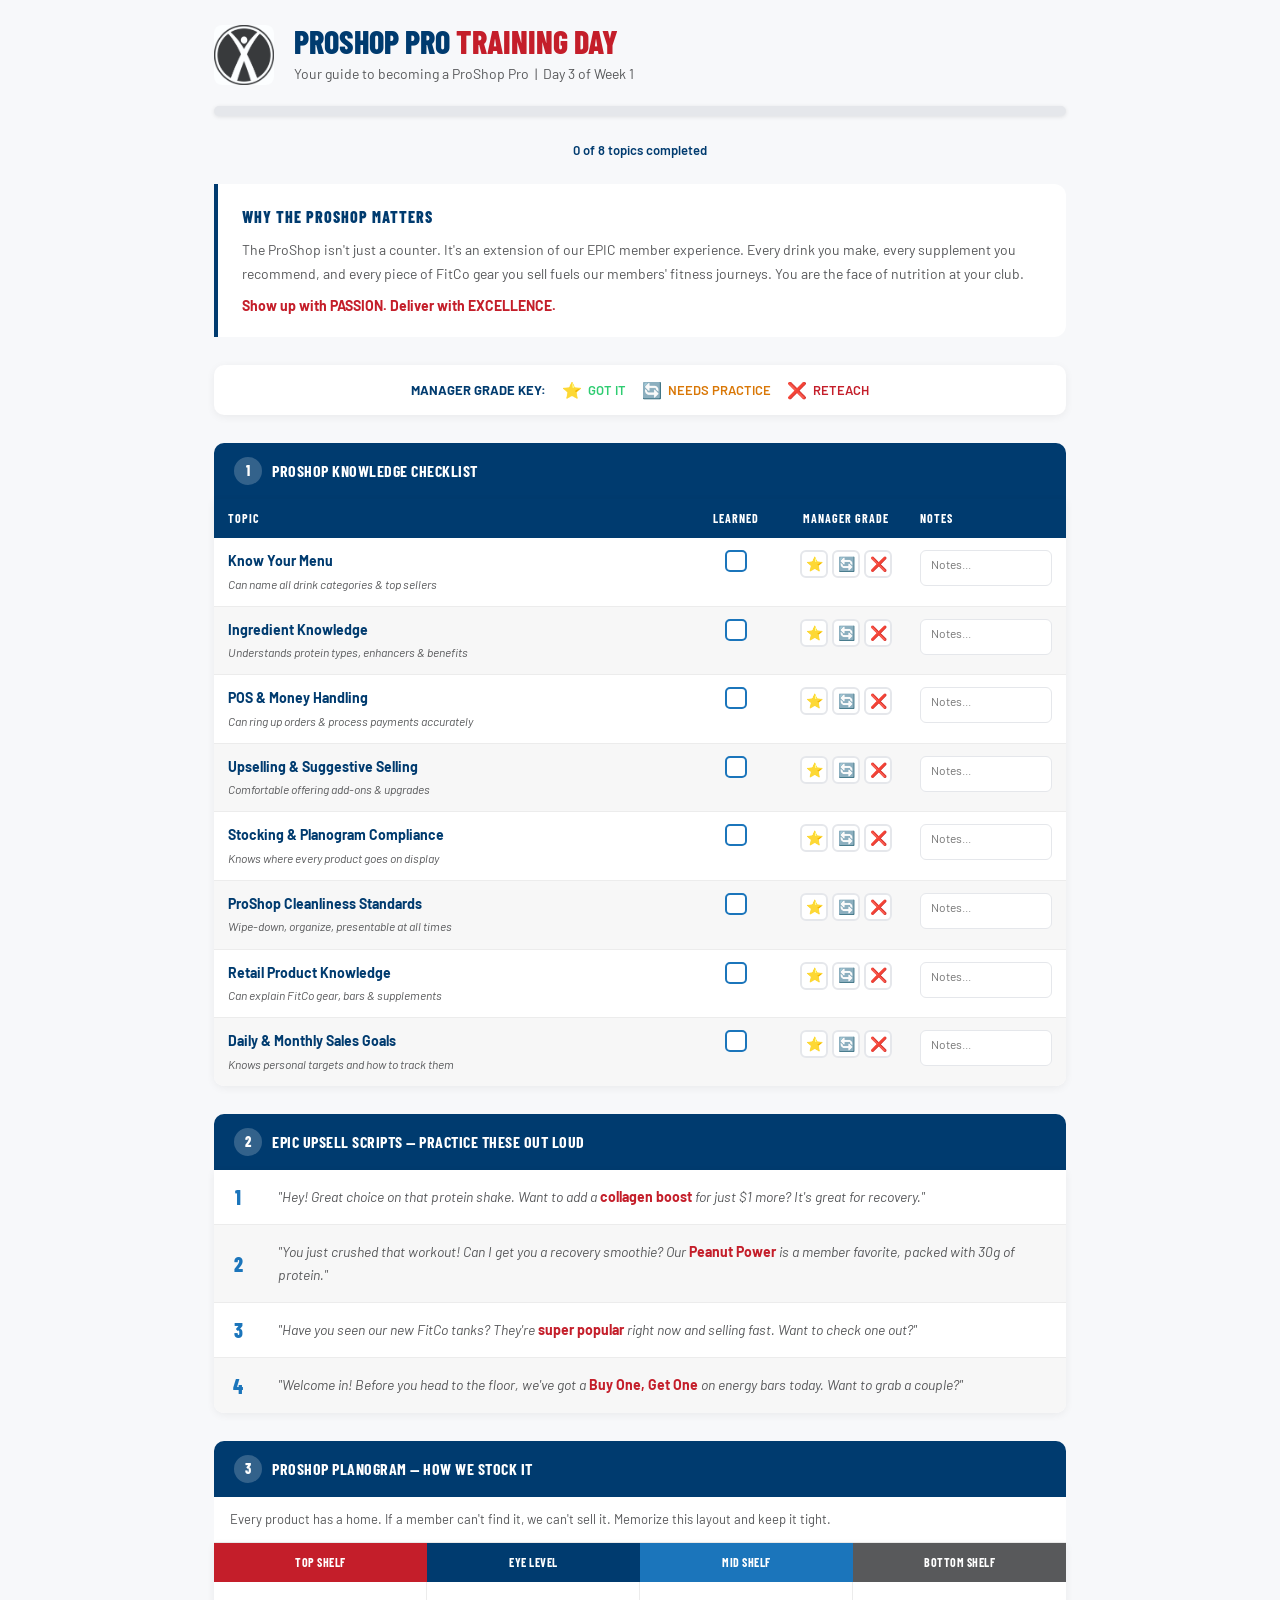
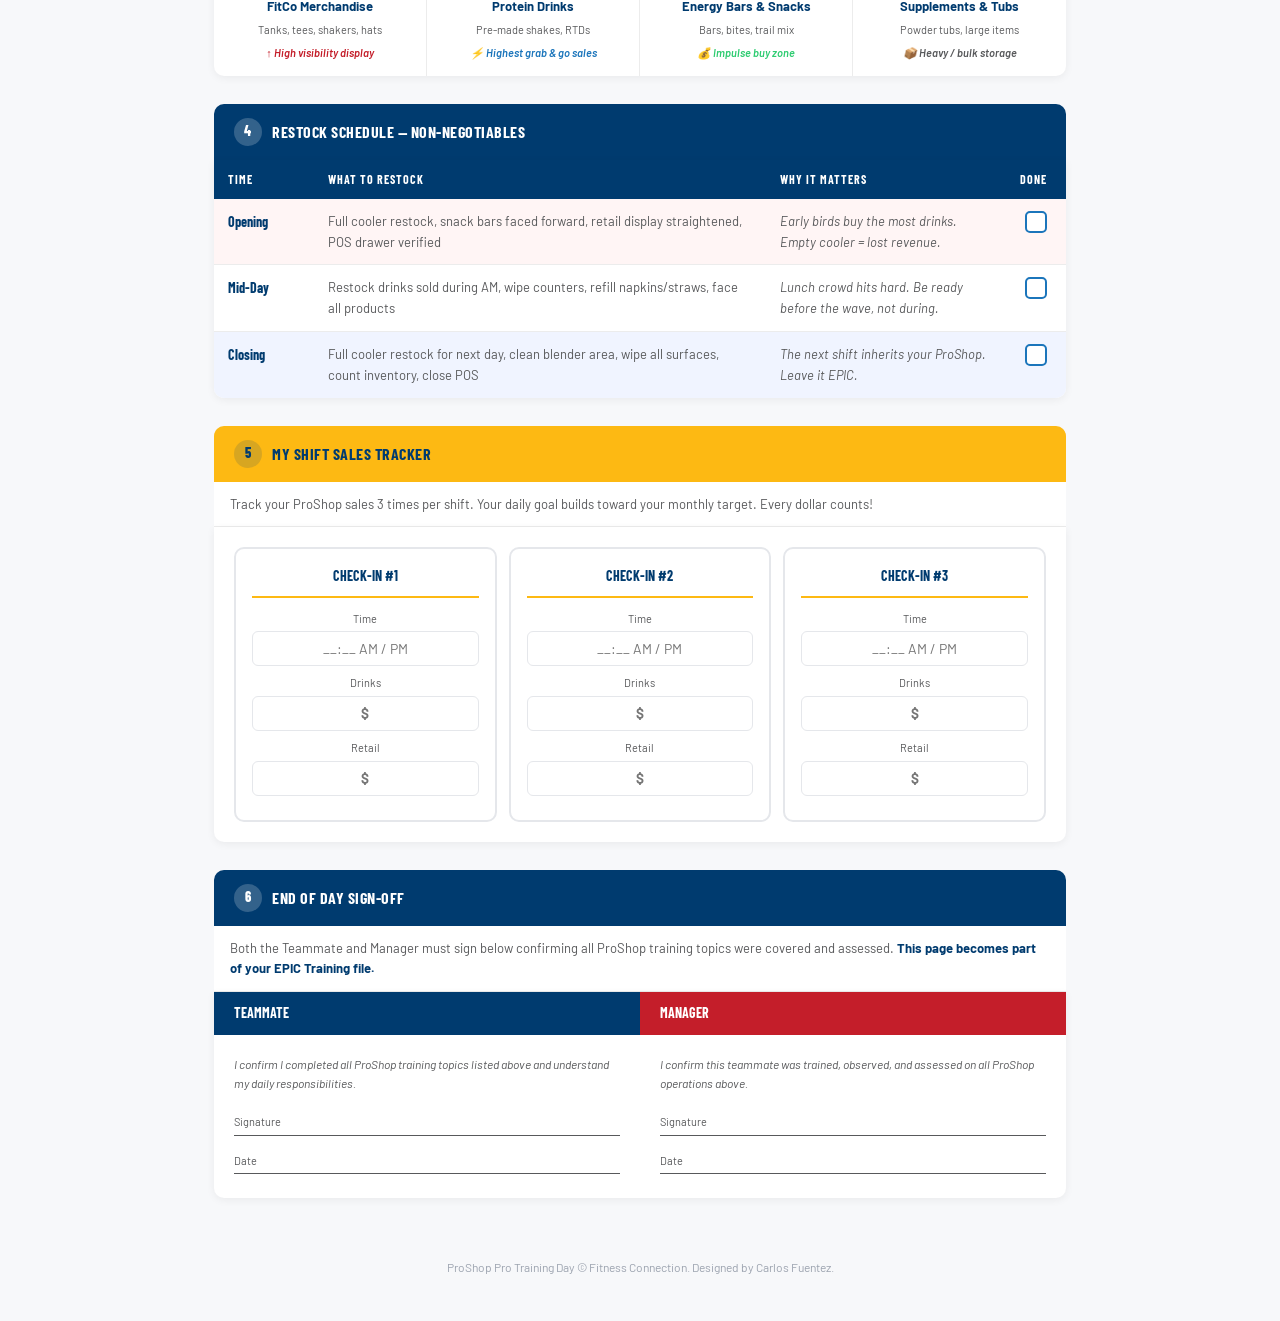
<file: fc-proshop-training.html>
<!DOCTYPE html>
<html lang="en">
<head>
<meta charset="UTF-8">
<meta name="viewport" content="width=device-width, initial-scale=1.0">
<title>ProShop Pro Training Day — Fitness Connection</title>
<link href="https://fonts.googleapis.com/css2?family=Barlow:wght@300;400;500;600;700;800;900&family=Barlow+Condensed:ital,wght@0,400;0,500;0,600;0,700;0,800;0,900;1,400;1,500&display=swap" rel="stylesheet">
<style>
:root {
  --fc-red: #C41E2A;
  --fc-blue: #003B6F;
  --fc-blue-mid: #1B75BB;
  --fc-yellow: #FDB913;
  --fc-green: #2ECC71;
  --fc-black: #111827;
  --fc-gray: #58595B;
  --fc-offwhite: #F7F8FA;
  --fc-light-gray: #F7F7F7;
}

* { margin: 0; padding: 0; box-sizing: border-box; }

body {
  font-family: 'Barlow', sans-serif;
  background: var(--fc-offwhite);
  color: var(--fc-gray);
  line-height: 1.6;
}

.page {
  max-width: 900px;
  margin: 0 auto;
  padding: 24px;
}

/* Header */
.header {
  display: flex;
  align-items: center;
  gap: 20px;
  margin-bottom: 8px;
}

.header-logo {
  width: 60px;
  height: 60px;
  object-fit: contain;
  border-radius: 8px;
}

.header-text h1 {
  font-family: 'Barlow Condensed', sans-serif;
  font-weight: 800;
  font-size: 32px;
  line-height: 1.1;
}

.header-text h1 .blue { color: var(--fc-blue); }
.header-text h1 .red { color: var(--fc-red); }

.header-text .subtitle {
  font-size: 14px;
  color: var(--fc-gray);
  margin-top: 4px;
}

/* Progress bar */
.progress-bar-container {
  background: #E5E7EB;
  border-radius: 999px;
  height: 10px;
  margin: 20px 0 24px;
  overflow: hidden;
  position: sticky;
  top: 8px;
  z-index: 100;
  box-shadow: 0 1px 4px rgba(0,0,0,0.1);
}

.progress-bar {
  height: 100%;
  background: linear-gradient(90deg, var(--fc-blue), var(--fc-blue-mid));
  border-radius: 999px;
  transition: width 0.5s ease;
  width: 0%;
}

.progress-label {
  text-align: center;
  font-size: 13px;
  font-weight: 600;
  color: var(--fc-blue);
  margin-bottom: 24px;
}

/* Why section */
.why-box {
  background: white;
  border-left: 4px solid var(--fc-blue);
  border-radius: 0 12px 12px 0;
  padding: 20px 24px;
  margin-bottom: 28px;
}

.why-box h3 {
  font-family: 'Barlow Condensed', sans-serif;
  font-weight: 800;
  font-size: 16px;
  color: var(--fc-blue);
  text-transform: uppercase;
  letter-spacing: 1px;
  margin-bottom: 8px;
}

.why-box p { font-size: 14px; line-height: 1.7; }
.why-box .accent { color: var(--fc-red); font-weight: 700; }

/* Section headers */
.section-header {
  background: var(--fc-blue);
  color: white;
  padding: 14px 20px;
  border-radius: 10px 10px 0 0;
  font-family: 'Barlow Condensed', sans-serif;
  font-weight: 700;
  font-size: 16px;
  letter-spacing: 0.5px;
  display: flex;
  align-items: center;
  gap: 10px;
}

.section-header .num {
  background: rgba(255,255,255,0.2);
  width: 28px;
  height: 28px;
  border-radius: 50%;
  display: flex;
  align-items: center;
  justify-content: center;
  font-size: 14px;
  font-weight: 800;
}

.section-block {
  margin-bottom: 28px;
}

/* Checklist table */
.checklist-table {
  width: 100%;
  border-collapse: separate;
  border-spacing: 0;
  background: white;
  border-radius: 0 0 10px 10px;
  overflow: hidden;
  box-shadow: 0 2px 8px rgba(0,0,0,0.06);
}

.checklist-table th {
  background: var(--fc-blue);
  color: white;
  font-family: 'Barlow Condensed', sans-serif;
  font-weight: 700;
  font-size: 12px;
  text-transform: uppercase;
  letter-spacing: 1px;
  padding: 10px 14px;
  text-align: left;
}

.checklist-table th:nth-child(2),
.checklist-table th:nth-child(3) {
  text-align: center;
  width: 100px;
}

.checklist-table th:nth-child(4) { width: 160px; }

.checklist-table td {
  padding: 12px 14px;
  border-bottom: 1px solid #ECECEC;
  vertical-align: top;
  font-size: 14px;
}

.checklist-table tr:nth-child(even) td { background: var(--fc-light-gray); }
.checklist-table tr:last-child td { border-bottom: none; }

.topic-title {
  font-weight: 700;
  color: var(--fc-blue);
  font-size: 14px;
  margin-bottom: 2px;
}

.topic-desc {
  font-size: 12px;
  font-style: italic;
  color: var(--fc-gray);
}

.check-cell {
  text-align: center;
  vertical-align: middle;
}

.checkbox {
  width: 22px;
  height: 22px;
  border: 2px solid var(--fc-blue-mid);
  border-radius: 5px;
  cursor: pointer;
  display: inline-flex;
  align-items: center;
  justify-content: center;
  transition: all 0.2s ease;
  font-size: 14px;
  background: white;
  user-select: none;
}

.checkbox.checked {
  background: var(--fc-blue-mid);
  border-color: var(--fc-blue-mid);
  color: white;
}

.checkbox:hover { transform: scale(1.1); }

/* Grade select */
.grade-select {
  display: flex;
  gap: 4px;
  justify-content: center;
}

.grade-btn {
  width: 28px;
  height: 28px;
  border-radius: 6px;
  border: 2px solid #E5E7EB;
  background: white;
  cursor: pointer;
  font-size: 14px;
  display: flex;
  align-items: center;
  justify-content: center;
  transition: all 0.2s ease;
}

.grade-btn:hover { transform: scale(1.15); }
.grade-btn.active-got { border-color: var(--fc-green); background: #D1FAE5; }
.grade-btn.active-practice { border-color: var(--fc-yellow); background: #FEF3C7; }
.grade-btn.active-reteach { border-color: var(--fc-red); background: #FEE2E2; }

.notes-input {
  width: 100%;
  border: 1px solid #E5E7EB;
  border-radius: 6px;
  padding: 6px 10px;
  font-size: 12px;
  font-family: 'Barlow', sans-serif;
  color: var(--fc-gray);
  resize: none;
  height: 36px;
}

.notes-input:focus { outline: none; border-color: var(--fc-blue-mid); }

/* Grade key */
.grade-key {
  display: flex;
  gap: 16px;
  justify-content: center;
  padding: 12px;
  background: white;
  border-radius: 10px;
  margin-bottom: 28px;
  flex-wrap: wrap;
  box-shadow: 0 2px 8px rgba(0,0,0,0.06);
}

.grade-key-item {
  display: flex;
  align-items: center;
  gap: 6px;
  font-size: 13px;
  font-weight: 600;
}

.grade-key-item .icon { font-size: 16px; }
.grade-key-item.got { color: var(--fc-green); }
.grade-key-item.practice { color: #D97706; }
.grade-key-item.reteach { color: var(--fc-red); }

/* Upsell scripts */
.script-table {
  width: 100%;
  background: white;
  border-radius: 0 0 10px 10px;
  overflow: hidden;
  box-shadow: 0 2px 8px rgba(0,0,0,0.06);
}

.script-row {
  display: flex;
  border-bottom: 1px solid #ECECEC;
}

.script-row:last-child { border-bottom: none; }
.script-row:nth-child(even) { background: var(--fc-light-gray); }

.script-num {
  width: 48px;
  flex-shrink: 0;
  display: flex;
  align-items: center;
  justify-content: center;
  font-family: 'Barlow Condensed', sans-serif;
  font-weight: 800;
  font-size: 20px;
  color: var(--fc-blue-mid);
}

.script-text {
  flex: 1;
  padding: 16px;
  font-size: 14px;
  font-style: italic;
  line-height: 1.6;
}

.script-text strong { color: var(--fc-red); font-style: normal; }

/* Planogram */
.plano-grid {
  display: grid;
  grid-template-columns: repeat(4, 1fr);
  gap: 0;
  background: white;
  border-radius: 0 0 10px 10px;
  overflow: hidden;
  box-shadow: 0 2px 8px rgba(0,0,0,0.06);
}

.plano-col { text-align: center; }

.plano-label {
  padding: 10px 8px;
  font-family: 'Barlow Condensed', sans-serif;
  font-weight: 700;
  font-size: 12px;
  color: white;
  text-transform: uppercase;
  letter-spacing: 0.5px;
}

.plano-label:nth-child(1) { background: var(--fc-red); }

.plano-content {
  padding: 14px 10px;
  border-right: 1px solid #ECECEC;
}

.plano-col:last-child .plano-content { border-right: none; }

.plano-title {
  font-weight: 700;
  font-size: 13px;
  color: var(--fc-blue);
  margin-bottom: 4px;
}

.plano-desc { font-size: 11px; color: var(--fc-gray); margin-bottom: 6px; }

.plano-callout {
  font-size: 11px;
  font-style: italic;
  font-weight: 600;
}

/* Restock table */
.restock-table {
  width: 100%;
  border-collapse: separate;
  border-spacing: 0;
  background: white;
  border-radius: 0 0 10px 10px;
  overflow: hidden;
  box-shadow: 0 2px 8px rgba(0,0,0,0.06);
}

.restock-table th {
  background: var(--fc-blue);
  color: white;
  font-family: 'Barlow Condensed', sans-serif;
  font-weight: 700;
  font-size: 12px;
  text-transform: uppercase;
  letter-spacing: 1px;
  padding: 10px 14px;
  text-align: left;
}

.restock-table td {
  padding: 12px 14px;
  border-bottom: 1px solid #ECECEC;
  font-size: 13px;
  vertical-align: top;
}

.restock-table tr:last-child td { border-bottom: none; }

.restock-label {
  font-family: 'Barlow Condensed', sans-serif;
  font-weight: 700;
  font-size: 14px;
  color: var(--fc-blue);
}

.restock-why {
  font-style: italic;
  font-size: 12px;
  color: var(--fc-gray);
}

/* Sales tracker */
.sales-grid {
  display: grid;
  grid-template-columns: repeat(3, 1fr);
  gap: 12px;
  background: white;
  padding: 20px;
  border-radius: 0 0 10px 10px;
  box-shadow: 0 2px 8px rgba(0,0,0,0.06);
}

.sales-card {
  border: 2px solid #E5E7EB;
  border-radius: 10px;
  padding: 16px;
  text-align: center;
}

.sales-card-header {
  font-family: 'Barlow Condensed', sans-serif;
  font-weight: 700;
  font-size: 14px;
  color: var(--fc-blue);
  margin-bottom: 12px;
  padding-bottom: 8px;
  border-bottom: 2px solid var(--fc-yellow);
}

.sales-input {
  width: 100%;
  border: 1px solid #E5E7EB;
  border-radius: 6px;
  padding: 8px;
  font-size: 14px;
  font-family: 'Barlow', sans-serif;
  text-align: center;
  margin-bottom: 8px;
}

.sales-input:focus { outline: none; border-color: var(--fc-blue-mid); }
.sales-input-label { font-size: 11px; color: var(--fc-gray); margin-bottom: 4px; }

/* Sign off */
.signoff-grid {
  display: grid;
  grid-template-columns: 1fr 1fr;
  gap: 0;
  background: white;
  border-radius: 0 0 10px 10px;
  overflow: hidden;
  box-shadow: 0 2px 8px rgba(0,0,0,0.06);
}

.signoff-col { padding: 20px; }
.signoff-col:first-child { border-right: 1px solid #ECECEC; }

.signoff-label {
  font-family: 'Barlow Condensed', sans-serif;
  font-weight: 700;
  font-size: 14px;
  padding: 10px 20px;
  color: white;
}

.signoff-label.teammate { background: var(--fc-blue); }
.signoff-label.manager { background: var(--fc-red); }

.signoff-text {
  font-size: 12px;
  font-style: italic;
  color: var(--fc-gray);
  margin-bottom: 20px;
  line-height: 1.6;
}

.signoff-line {
  border-bottom: 1px solid var(--fc-gray);
  padding-bottom: 4px;
  margin-bottom: 4px;
  font-size: 11px;
  color: var(--fc-gray);
}

/* Footer */
.footer-note {
  text-align: center;
  font-size: 12px;
  color: #9CA3AF;
  margin-top: 40px;
  padding: 20px;
}

@media (max-width: 640px) {
  .page { padding: 16px; }
  .header-text h1 { font-size: 24px; }
  .plano-grid { grid-template-columns: repeat(2, 1fr); }
  .sales-grid { grid-template-columns: 1fr; }
  .signoff-grid { grid-template-columns: 1fr; }
  .signoff-col:first-child { border-right: none; border-bottom: 1px solid #ECECEC; }
  .checklist-table th:nth-child(4),
  .checklist-table td:nth-child(4) { display: none; }
}
</style>
</head>
<body>

<div class="page">

  <!-- Header -->
  <div class="header">
    <img src="images/fc-victory-icon.jpg" alt="Fitness Connection" class="header-logo">
    <div class="header-text">
      <h1><span class="blue">PROSHOP PRO</span> <span class="red">TRAINING DAY</span></h1>
      <p class="subtitle">Your guide to becoming a ProShop Pro &nbsp;|&nbsp; Day 3 of Week 1</p>
    </div>
  </div>

  <!-- Progress -->
  <div class="progress-bar-container">
    <div class="progress-bar" id="progressBar"></div>
  </div>
  <p class="progress-label" id="progressLabel">0 of 8 topics completed</p>

  <!-- Why -->
  <div class="why-box">
    <h3>Why the ProShop Matters</h3>
    <p>The ProShop isn't just a counter. It's an extension of our EPIC member experience. Every drink you make, every supplement you recommend, and every piece of FitCo gear you sell fuels our members' fitness journeys. You are the face of nutrition at your club.</p>
    <p class="accent" style="margin-top: 8px;">Show up with PASSION. Deliver with EXCELLENCE.</p>
  </div>

  <!-- Grade Key -->
  <div class="grade-key">
    <span class="grade-key-item" style="color: var(--fc-blue); font-weight: 700;">MANAGER GRADE KEY:</span>
    <span class="grade-key-item got"><span class="icon">⭐</span> GOT IT</span>
    <span class="grade-key-item practice"><span class="icon">🔄</span> NEEDS PRACTICE</span>
    <span class="grade-key-item reteach"><span class="icon">❌</span> RETEACH</span>
  </div>

  <!-- Section 1: Knowledge Checklist -->
  <div class="section-block">
    <div class="section-header">
      <span class="num">1</span> PROSHOP KNOWLEDGE CHECKLIST
    </div>
    <table class="checklist-table">
      <thead>
        <tr>
          <th>Topic</th>
          <th>Learned</th>
          <th>Manager Grade</th>
          <th>Notes</th>
        </tr>
      </thead>
      <tbody id="checklistBody">
      </tbody>
    </table>
  </div>

  <!-- Section 2: Upsell Scripts -->
  <div class="section-block">
    <div class="section-header">
      <span class="num">2</span> EPIC UPSELL SCRIPTS — PRACTICE THESE OUT LOUD
    </div>
    <div class="script-table">
      <div class="script-row">
        <div class="script-num">1</div>
        <div class="script-text">"Hey! Great choice on that protein shake. Want to add a <strong>collagen boost</strong> for just $1 more? It's great for recovery."</div>
      </div>
      <div class="script-row">
        <div class="script-num">2</div>
        <div class="script-text">"You just crushed that workout! Can I get you a recovery smoothie? Our <strong>Peanut Power</strong> is a member favorite, packed with 30g of protein."</div>
      </div>
      <div class="script-row">
        <div class="script-num">3</div>
        <div class="script-text">"Have you seen our new FitCo tanks? They're <strong>super popular</strong> right now and selling fast. Want to check one out?"</div>
      </div>
      <div class="script-row">
        <div class="script-num">4</div>
        <div class="script-text">"Welcome in! Before you head to the floor, we've got a <strong>Buy One, Get One</strong> on energy bars today. Want to grab a couple?"</div>
      </div>
    </div>
  </div>

  <!-- Section 3: Planogram -->
  <div class="section-block">
    <div class="section-header">
      <span class="num">3</span> PROSHOP PLANOGRAM — HOW WE STOCK IT
    </div>
    <p style="padding: 12px 16px; background: white; font-size: 13px; border-bottom: 1px solid #ECECEC;">Every product has a home. If a member can't find it, we can't sell it. Memorize this layout and keep it tight.</p>
    <div class="plano-grid">
      <div class="plano-col">
        <div class="plano-label" style="background: var(--fc-red);">Top Shelf</div>
        <div class="plano-content">
          <div class="plano-title">FitCo Merchandise</div>
          <div class="plano-desc">Tanks, tees, shakers, hats</div>
          <div class="plano-callout" style="color: var(--fc-red);">↑ High visibility display</div>
        </div>
      </div>
      <div class="plano-col">
        <div class="plano-label" style="background: var(--fc-blue);">Eye Level</div>
        <div class="plano-content">
          <div class="plano-title">Protein Drinks</div>
          <div class="plano-desc">Pre-made shakes, RTDs</div>
          <div class="plano-callout" style="color: var(--fc-blue-mid);">⚡ Highest grab & go sales</div>
        </div>
      </div>
      <div class="plano-col">
        <div class="plano-label" style="background: var(--fc-blue-mid);">Mid Shelf</div>
        <div class="plano-content">
          <div class="plano-title">Energy Bars & Snacks</div>
          <div class="plano-desc">Bars, bites, trail mix</div>
          <div class="plano-callout" style="color: var(--fc-green);">💰 Impulse buy zone</div>
        </div>
      </div>
      <div class="plano-col">
        <div class="plano-label" style="background: var(--fc-gray);">Bottom Shelf</div>
        <div class="plano-content">
          <div class="plano-title">Supplements & Tubs</div>
          <div class="plano-desc">Powder tubs, large items</div>
          <div class="plano-callout" style="color: var(--fc-gray);">📦 Heavy / bulk storage</div>
        </div>
      </div>
    </div>
  </div>

  <!-- Section 4: Restock Schedule -->
  <div class="section-block">
    <div class="section-header">
      <span class="num">4</span> RESTOCK SCHEDULE — NON-NEGOTIABLES
    </div>
    <table class="restock-table">
      <thead>
        <tr>
          <th style="width: 100px;">Time</th>
          <th>What to Restock</th>
          <th style="width: 240px;">Why It Matters</th>
          <th style="width: 60px;">Done</th>
        </tr>
      </thead>
      <tbody>
        <tr style="background: #FFF5F5;">
          <td><span class="restock-label">Opening</span></td>
          <td>Full cooler restock, snack bars faced forward, retail display straightened, POS drawer verified</td>
          <td class="restock-why">Early birds buy the most drinks. Empty cooler = lost revenue.</td>
          <td class="check-cell"><div class="checkbox restock-check" onclick="toggleCheck(this)"></div></td>
        </tr>
        <tr>
          <td><span class="restock-label">Mid-Day</span></td>
          <td>Restock drinks sold during AM, wipe counters, refill napkins/straws, face all products</td>
          <td class="restock-why">Lunch crowd hits hard. Be ready before the wave, not during.</td>
          <td class="check-cell"><div class="checkbox restock-check" onclick="toggleCheck(this)"></div></td>
        </tr>
        <tr style="background: #F0F4FF;">
          <td><span class="restock-label">Closing</span></td>
          <td>Full cooler restock for next day, clean blender area, wipe all surfaces, count inventory, close POS</td>
          <td class="restock-why">The next shift inherits your ProShop. Leave it EPIC.</td>
          <td class="check-cell"><div class="checkbox restock-check" onclick="toggleCheck(this)"></div></td>
        </tr>
      </tbody>
    </table>
  </div>

  <!-- Section 5: Sales Tracker -->
  <div class="section-block">
    <div class="section-header" style="background: var(--fc-yellow); color: var(--fc-blue);">
      <span class="num" style="background: rgba(0,59,111,0.15);">5</span> MY SHIFT SALES TRACKER
    </div>
    <p style="padding: 12px 16px; background: white; font-size: 13px; border-bottom: 1px solid #ECECEC;">Track your ProShop sales 3 times per shift. Your daily goal builds toward your monthly target. Every dollar counts!</p>
    <div class="sales-grid">
      <div class="sales-card">
        <div class="sales-card-header">CHECK-IN #1</div>
        <div class="sales-input-label">Time</div>
        <input type="text" class="sales-input" placeholder="__:__ AM / PM">
        <div class="sales-input-label">Drinks</div>
        <input type="text" class="sales-input" placeholder="$" style="color: var(--fc-red); font-weight: 700;">
        <div class="sales-input-label">Retail</div>
        <input type="text" class="sales-input" placeholder="$" style="color: var(--fc-blue-mid); font-weight: 700;">
      </div>
      <div class="sales-card">
        <div class="sales-card-header">CHECK-IN #2</div>
        <div class="sales-input-label">Time</div>
        <input type="text" class="sales-input" placeholder="__:__ AM / PM">
        <div class="sales-input-label">Drinks</div>
        <input type="text" class="sales-input" placeholder="$" style="color: var(--fc-red); font-weight: 700;">
        <div class="sales-input-label">Retail</div>
        <input type="text" class="sales-input" placeholder="$" style="color: var(--fc-blue-mid); font-weight: 700;">
      </div>
      <div class="sales-card">
        <div class="sales-card-header">CHECK-IN #3</div>
        <div class="sales-input-label">Time</div>
        <input type="text" class="sales-input" placeholder="__:__ AM / PM">
        <div class="sales-input-label">Drinks</div>
        <input type="text" class="sales-input" placeholder="$" style="color: var(--fc-red); font-weight: 700;">
        <div class="sales-input-label">Retail</div>
        <input type="text" class="sales-input" placeholder="$" style="color: var(--fc-blue-mid); font-weight: 700;">
      </div>
    </div>
  </div>

  <!-- Section 6: Sign-Off -->
  <div class="section-block">
    <div class="section-header">
      <span class="num">6</span> END OF DAY SIGN-OFF
    </div>
    <p style="padding: 12px 16px; background: white; font-size: 13px; border-bottom: 1px solid #ECECEC;">Both the Teammate and Manager must sign below confirming all ProShop training topics were covered and assessed. <strong style="color: var(--fc-blue);">This page becomes part of your EPIC Training file.</strong></p>
    <div class="signoff-grid">
      <div>
        <div class="signoff-label teammate">TEAMMATE</div>
        <div class="signoff-col">
          <p class="signoff-text">I confirm I completed all ProShop training topics listed above and understand my daily responsibilities.</p>
          <div class="signoff-line" style="margin-bottom: 16px;">Signature</div>
          <div class="signoff-line">Date</div>
        </div>
      </div>
      <div>
        <div class="signoff-label manager">MANAGER</div>
        <div class="signoff-col">
          <p class="signoff-text">I confirm this teammate was trained, observed, and assessed on all ProShop operations above.</p>
          <div class="signoff-line" style="margin-bottom: 16px;">Signature</div>
          <div class="signoff-line">Date</div>
        </div>
      </div>
    </div>
  </div>

  <p class="footer-note">ProShop Pro Training Day &copy; Fitness Connection. Designed by Carlos Fuentez.</p>
</div>

<script>
const topics = [
  { title: 'Know Your Menu', desc: 'Can name all drink categories & top sellers' },
  { title: 'Ingredient Knowledge', desc: 'Understands protein types, enhancers & benefits' },
  { title: 'POS & Money Handling', desc: 'Can ring up orders & process payments accurately' },
  { title: 'Upselling & Suggestive Selling', desc: 'Comfortable offering add-ons & upgrades' },
  { title: 'Stocking & Planogram Compliance', desc: 'Knows where every product goes on display' },
  { title: 'ProShop Cleanliness Standards', desc: 'Wipe-down, organize, presentable at all times' },
  { title: 'Retail Product Knowledge', desc: 'Can explain FitCo gear, bars & supplements' },
  { title: 'Daily & Monthly Sales Goals', desc: 'Knows personal targets and how to track them' }
];

const body = document.getElementById('checklistBody');
topics.forEach((t, i) => {
  const tr = document.createElement('tr');
  tr.innerHTML = `
    <td>
      <div class="topic-title">${t.title}</div>
      <div class="topic-desc">${t.desc}</div>
    </td>
    <td class="check-cell">
      <div class="checkbox topic-check" data-index="${i}" onclick="toggleCheck(this)"></div>
    </td>
    <td class="check-cell">
      <div class="grade-select">
        <div class="grade-btn" data-grade="got" onclick="setGrade(this)" title="Got It">⭐</div>
        <div class="grade-btn" data-grade="practice" onclick="setGrade(this)" title="Needs Practice">🔄</div>
        <div class="grade-btn" data-grade="reteach" onclick="setGrade(this)" title="Reteach">❌</div>
      </div>
    </td>
    <td><textarea class="notes-input" placeholder="Notes..."></textarea></td>
  `;
  body.appendChild(tr);
});

function toggleCheck(el) {
  el.classList.toggle('checked');
  el.textContent = el.classList.contains('checked') ? '✔' : '';
  updateProgress();
}

function setGrade(el) {
  const siblings = el.parentElement.querySelectorAll('.grade-btn');
  siblings.forEach(s => s.className = 'grade-btn');
  const grade = el.dataset.grade;
  el.classList.add('active-' + grade);
}

function updateProgress() {
  const checks = document.querySelectorAll('.topic-check.checked');
  const total = topics.length;
  const done = checks.length;
  const pct = Math.round((done / total) * 100);
  document.getElementById('progressBar').style.width = pct + '%';
  document.getElementById('progressLabel').textContent = done + ' of ' + total + ' topics completed';

  if (done === total) {
    document.getElementById('progressLabel').textContent = 'All topics completed! You\'re a ProShop Pro! 🎉';
    document.getElementById('progressBar').style.background = 'linear-gradient(90deg, var(--fc-green), #10B981)';
  }
}
</script>

</body>
</html>
</file>
